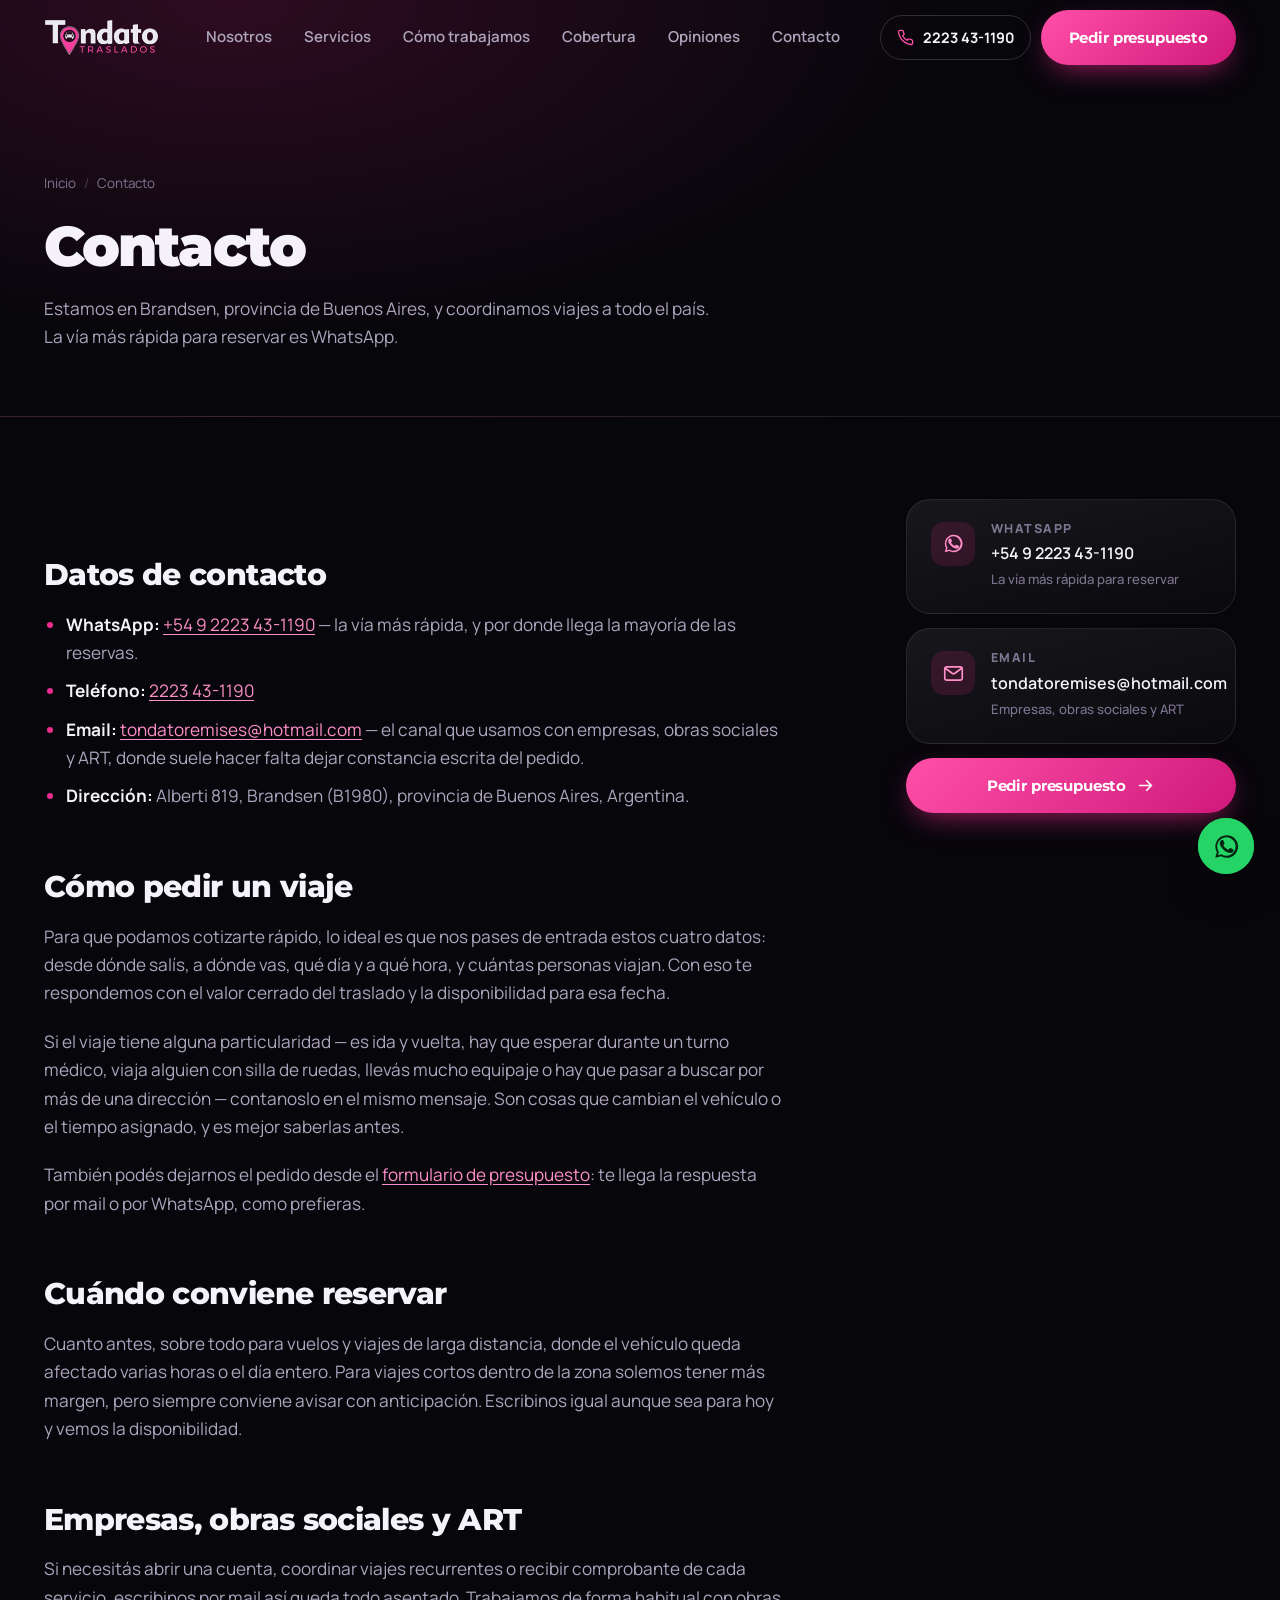
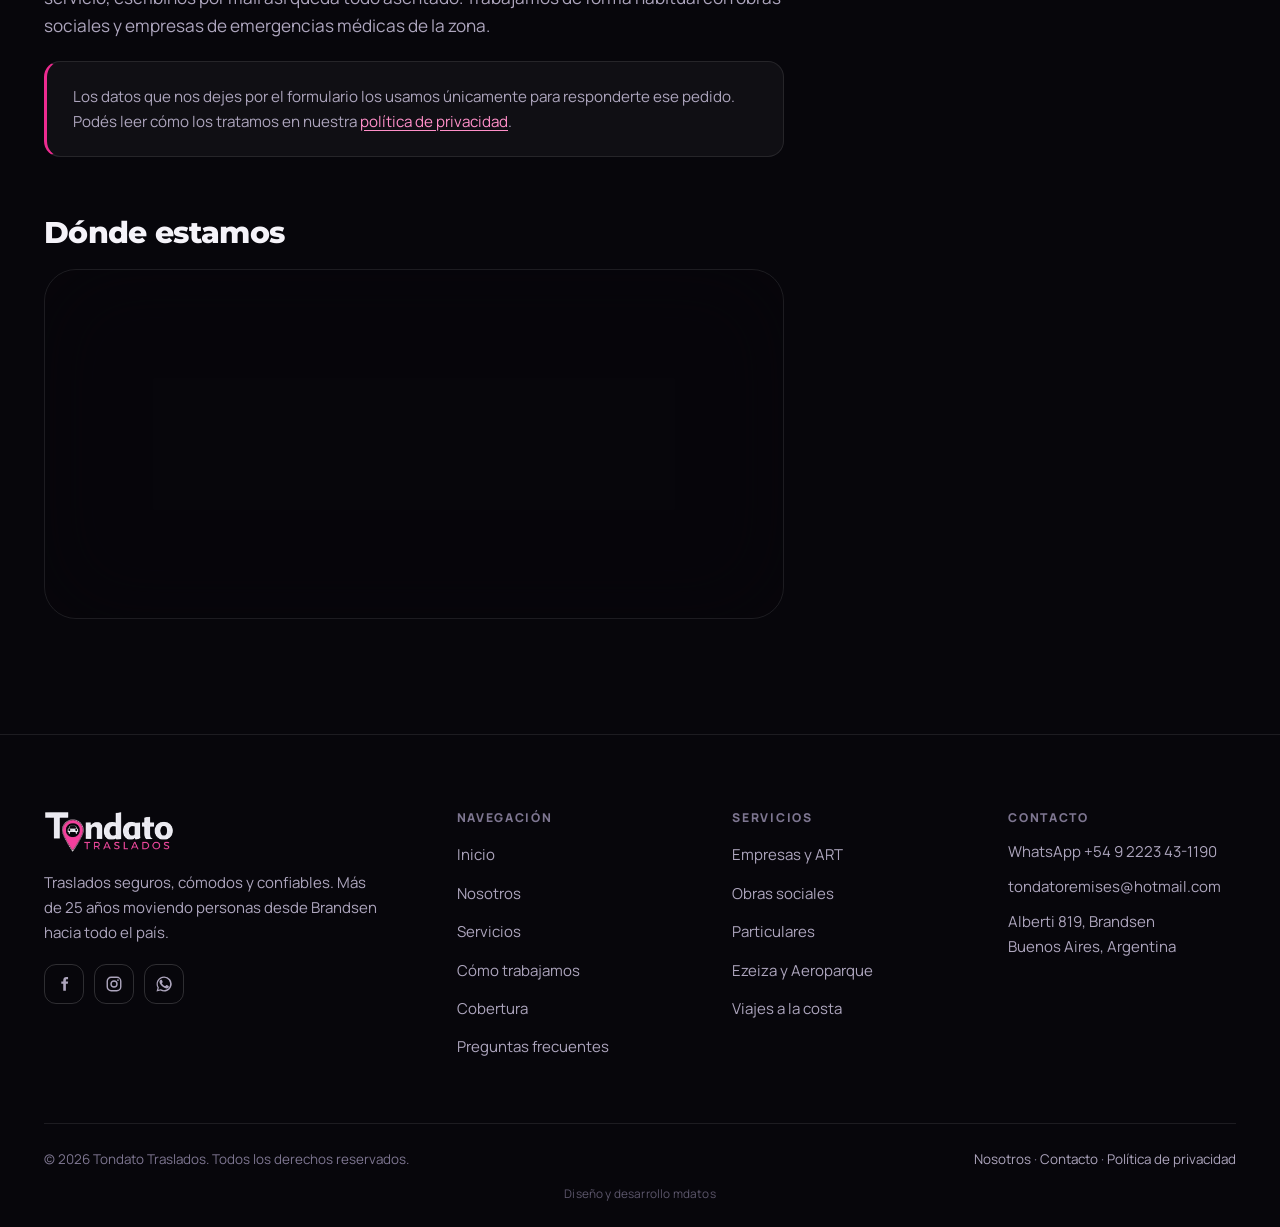
<file: contacto/index.html>
<!DOCTYPE html>
<html lang="es-AR" class="no-js">
<head>
<meta charset="utf-8">
<meta name="viewport" content="width=device-width, initial-scale=1, viewport-fit=cover">
<meta name="theme-color" content="#07060B">
<title>Contacto | Tondato Traslados</title>
<meta name="description" content="Teléfono, WhatsApp, email y dirección de Tondato Traslados en Brandsen, Buenos Aires. Cómo pedir un presupuesto y qué datos necesitamos para cotizar tu viaje.">
<link rel="canonical" href="https://tondatotraslados.com.ar/contacto/">
<meta name="robots" content="index, follow, max-image-preview:large">
<meta property="og:type" content="website">
<meta property="og:locale" content="es_AR">
<meta property="og:site_name" content="Tondato Traslados">
<meta property="og:title" content="Contacto | Tondato Traslados">
<meta property="og:description" content="Teléfono, WhatsApp, email y dirección de Tondato Traslados en Brandsen, Buenos Aires. Cómo pedir un presupuesto y qué datos necesitamos para cotizar tu viaje.">
<meta property="og:url" content="https://tondatotraslados.com.ar/contacto/">
<meta property="og:image" content="https://tondatotraslados.com.ar/img/og-image.jpg">
<meta name="twitter:card" content="summary_large_image">
<meta name="twitter:image" content="https://tondatotraslados.com.ar/img/og-image.jpg">
<link rel="icon" href="../img/favicon.svg" type="image/svg+xml">
<link rel="icon" href="../img/favicon-32.png" sizes="32x32" type="image/png">
<link rel="icon" href="../img/favicon-16.png" sizes="16x16" type="image/png">
<link rel="apple-touch-icon" href="../img/apple-touch-icon.png">
<link rel="manifest" href="../site.webmanifest">
<link rel="preload" href="../assets/fonts/montserrat-latin.woff2" as="font" type="font/woff2" crossorigin>
<link rel="preload" href="../assets/fonts/manrope-latin.woff2" as="font" type="font/woff2" crossorigin>
<link rel="stylesheet" href="../assets/css/style.css">
<script>document.documentElement.classList.replace('no-js','js');</script>
<script type="application/ld+json">
{"@context":"https://schema.org","@type":"BreadcrumbList","itemListElement":[{"@type":"ListItem","position":1,"name":"Inicio","item":"https://tondatotraslados.com.ar/"},{"@type":"ListItem","position":2,"name":"Contacto","item":"https://tondatotraslados.com.ar/contacto/"}]}
</script>
</head>

<body>
<a class="skip-link" href="#main">Ir al contenido principal</a>
<svg class="sprite" aria-hidden="true" focusable="false" xmlns="http://www.w3.org/2000/svg">
  <symbol id="i-phone" viewBox="0 0 24 24" fill="none" stroke="currentColor" stroke-width="1.9" stroke-linecap="round" stroke-linejoin="round"><path d="M22 16.9v3a2 2 0 0 1-2.2 2 19.8 19.8 0 0 1-8.6-3.1 19.5 19.5 0 0 1-6-6A19.8 19.8 0 0 1 2.1 4.2 2 2 0 0 1 4.1 2h3a2 2 0 0 1 2 1.7c.1 1 .4 1.9.7 2.8a2 2 0 0 1-.5 2.1L8.1 9.9a16 16 0 0 0 6 6l1.3-1.3a2 2 0 0 1 2.1-.4c.9.3 1.8.6 2.8.7a2 2 0 0 1 1.7 2Z"/></symbol>
  <symbol id="i-wa" viewBox="0 0 24 24" fill="currentColor"><path d="M17.5 14.4c-.3-.2-1.8-.9-2-1-.3-.1-.5-.2-.7.1l-.9 1.1c-.2.2-.3.3-.6.1a8 8 0 0 1-2.4-1.5 9 9 0 0 1-1.6-2c-.2-.3 0-.5.1-.6l.5-.6.3-.5v-.5l-1-2.3c-.2-.6-.5-.5-.7-.5h-.6a1.2 1.2 0 0 0-.8.4A3.4 3.4 0 0 0 6 9.2c0 1.5 1 2.9 1.2 3.1.2.3 2.2 3.4 5.3 4.7a18 18 0 0 0 1.8.6 4.2 4.2 0 0 0 1.9.2c.6-.1 1.8-.8 2-1.5.3-.7.3-1.3.2-1.4l-.9-.5ZM12 2a10 10 0 0 0-8.6 15L2 22l5.2-1.4A10 10 0 1 0 12 2Zm0 18.2a8.2 8.2 0 0 1-4.2-1.1l-.3-.2-3.1.8.8-3-.2-.3A8.2 8.2 0 1 1 12 20.2Z"/></symbol>
  <symbol id="i-mail" viewBox="0 0 24 24" fill="none" stroke="currentColor" stroke-width="1.9" stroke-linecap="round" stroke-linejoin="round"><rect x="2" y="4.5" width="20" height="15" rx="2.5"/><path d="m2.6 6 8.3 6a2 2 0 0 0 2.2 0L21.4 6"/></symbol>
  <symbol id="i-pin" viewBox="0 0 24 24" fill="none" stroke="currentColor" stroke-width="1.9" stroke-linecap="round" stroke-linejoin="round"><path d="M20 10.3c0 5.4-6.6 11-8 11s-8-5.6-8-11a8 8 0 1 1 16 0Z"/><circle cx="12" cy="10" r="2.8"/></symbol>
  <symbol id="i-clock" viewBox="0 0 24 24" fill="none" stroke="currentColor" stroke-width="1.9" stroke-linecap="round" stroke-linejoin="round"><circle cx="12" cy="12" r="9.2"/><path d="M12 6.8V12l3.4 2"/></symbol>
  <symbol id="i-shield" viewBox="0 0 24 24" fill="none" stroke="currentColor" stroke-width="1.9" stroke-linecap="round" stroke-linejoin="round"><path d="M12 2.6 4.5 5.6v5.9c0 4.6 3.1 8.4 7.5 9.9 4.4-1.5 7.5-5.3 7.5-9.9V5.6Z"/><path d="m9 12 2.2 2.2L15.4 10"/></symbol>
  <symbol id="i-star" viewBox="0 0 24 24" fill="currentColor"><path d="m12 2.6 2.9 5.9 6.5.9-4.7 4.6 1.1 6.5-5.8-3-5.8 3 1.1-6.5L2.6 9.4l6.5-.9Z"/></symbol>
  <symbol id="i-check" viewBox="0 0 24 24" fill="none" stroke="currentColor" stroke-width="2.4" stroke-linecap="round" stroke-linejoin="round"><path d="m4.5 12.5 5 5 10-11"/></symbol>
  <symbol id="i-check-circle" viewBox="0 0 24 24" fill="none" stroke="currentColor" stroke-width="1.9" stroke-linecap="round" stroke-linejoin="round"><circle cx="12" cy="12" r="9.2"/><path d="m8 12.2 2.7 2.7L16.2 9"/></symbol>
  <symbol id="i-alert" viewBox="0 0 24 24" fill="none" stroke="currentColor" stroke-width="1.9" stroke-linecap="round" stroke-linejoin="round"><circle cx="12" cy="12" r="9.2"/><path d="M12 7.6v5.2M12 16.2h.01"/></symbol>
  <symbol id="i-arrow-right" viewBox="0 0 24 24" fill="none" stroke="currentColor" stroke-width="2.1" stroke-linecap="round" stroke-linejoin="round"><path d="M4.5 12h15m-6-6 6 6-6 6"/></symbol>
  <symbol id="i-arrow-up" viewBox="0 0 24 24" fill="none" stroke="currentColor" stroke-width="2.1" stroke-linecap="round" stroke-linejoin="round"><path d="M12 19.5v-15m-6 6 6-6 6 6"/></symbol>
  <symbol id="i-building" viewBox="0 0 24 24" fill="none" stroke="currentColor" stroke-width="1.9" stroke-linecap="round" stroke-linejoin="round"><path d="M3.5 21h17M5.5 21V4.2a1.2 1.2 0 0 1 1.2-1.2h6.6a1.2 1.2 0 0 1 1.2 1.2V21M14.5 9.5h3.3A1.2 1.2 0 0 1 19 10.7V21M8.6 7h2.8M8.6 11h2.8M8.6 15h2.8"/></symbol>
  <symbol id="i-medical" viewBox="0 0 24 24" fill="none" stroke="currentColor" stroke-width="1.9" stroke-linecap="round" stroke-linejoin="round"><path d="M3.5 21h17M5 21V8.6l7-4.8 7 4.8V21"/><path d="M12 10.6v5.2M9.4 13.2h5.2"/></symbol>
  <symbol id="i-users" viewBox="0 0 24 24" fill="none" stroke="currentColor" stroke-width="1.9" stroke-linecap="round" stroke-linejoin="round"><circle cx="9" cy="8" r="3.4"/><path d="M2.8 20a6.2 6.2 0 0 1 12.4 0M16.5 5a3.4 3.4 0 0 1 0 6.6M17.6 14.3A6.2 6.2 0 0 1 21.2 20"/></symbol>
  <symbol id="i-plane" viewBox="0 0 24 24" fill="none" stroke="currentColor" stroke-width="1.9" stroke-linecap="round" stroke-linejoin="round"><path d="M10.4 13.6 3 11.4l1.6-1.6 4.2.6 3.3-3.3-6-3.4L7.6 2l8 2.7 2.8-2.8a2 2 0 0 1 2.8 2.8l-2.8 2.8 2.7 8-1.7 1.5-3.4-6-3.3 3.3.6 4.2L11.6 21Z"/></symbol>
  <symbol id="i-route" viewBox="0 0 24 24" fill="none" stroke="currentColor" stroke-width="1.9" stroke-linecap="round" stroke-linejoin="round"><circle cx="5.5" cy="5.5" r="2.6"/><circle cx="18.5" cy="18.5" r="2.6"/><path d="M8.1 5.5h6.4a3.6 3.6 0 0 1 0 7.2H9.5a3.6 3.6 0 0 0 0 7.2h6.4" stroke-dasharray="1.5 3.2"/></symbol>
  <symbol id="i-file" viewBox="0 0 24 24" fill="none" stroke="currentColor" stroke-width="1.9" stroke-linecap="round" stroke-linejoin="round"><path d="M14 2.8H6.8a1.8 1.8 0 0 0-1.8 1.8v14.8a1.8 1.8 0 0 0 1.8 1.8h10.4a1.8 1.8 0 0 0 1.8-1.8V7.8Z"/><path d="M14 2.8v5h5M8.6 13h6.8M8.6 16.6h4.6"/></symbol>
  <symbol id="i-calendar" viewBox="0 0 24 24" fill="none" stroke="currentColor" stroke-width="1.9" stroke-linecap="round" stroke-linejoin="round"><rect x="3.4" y="5" width="17.2" height="16" rx="2.2"/><path d="M3.4 10h17.2M8.4 2.8v4.4M15.6 2.8v4.4"/></symbol>
  <symbol id="i-sparkle" viewBox="0 0 24 24" fill="none" stroke="currentColor" stroke-width="1.9" stroke-linecap="round" stroke-linejoin="round"><path d="M12 2.8 14 9l6.2 2-6.2 2-2 6.2-2-6.2L3.8 11 10 9Z"/></symbol>
  <symbol id="i-fb" viewBox="0 0 24 24" fill="currentColor"><path d="M14.5 8.5V6.8c0-.8.2-1.2 1.4-1.2h1.5V2.7A20 20 0 0 0 15.2 2.5c-2.6 0-4.2 1.6-4.2 4.4v1.6H8.4v3.1H11V21h3.5v-9.4h2.6l.4-3.1Z"/></symbol>
  <symbol id="i-ig" viewBox="0 0 24 24" fill="none" stroke="currentColor" stroke-width="1.9"><rect x="3" y="3" width="18" height="18" rx="5.2"/><circle cx="12" cy="12" r="4"/><circle cx="17.3" cy="6.7" r="1.15" fill="currentColor" stroke="none"/></symbol>
</svg>
<!-- ============================ Navegación ============================ -->
<header class="nav" id="nav">
  <div class="shell nav__inner">
    <a class="nav__logo" href="../" aria-label="Tondato Traslados, ir al inicio">
      <picture>
        <source srcset="../img/logo-light.webp" type="image/webp">
        <img src="../img/logo-light.png" width="454" height="147" alt="Tondato Traslados">
      </picture>
    </a>

    <nav aria-label="Navegación principal">
      <ul class="nav__links" id="nav-links">
        <li><a href="../nosotros/">Nosotros</a></li>
        <li><a href="../#servicios">Servicios</a></li>
        <li><a href="../#proceso">Cómo trabajamos</a></li>
        <li><a href="../#cobertura">Cobertura</a></li>
        <li><a href="../#opiniones">Opiniones</a></li>
        <li><a href="../#contacto">Contacto</a></li>
      </ul>
    </nav>

    <div class="nav__actions">
      <a class="nav__tel" href="tel:+5492223431190">
        <svg class="icon" aria-hidden="true"><use href="#i-phone"></use></svg>
        2223 43-1190
      </a>
      <a class="btn btn--primary" href="../#presupuesto">Pedir presupuesto</a>
      <button class="nav__burger" id="burger" type="button"
              aria-label="Abrir menú" aria-expanded="false" aria-controls="nav-panel">
        <span></span><span></span><span></span>
      </button>
    </div>
  </div>
  <span class="nav__progress" id="nav-progress" aria-hidden="true"></span>
</header>

<div class="nav__panel" id="nav-panel">
  <nav aria-label="Navegación móvil">
    <ul>
      <li><a href="../nosotros/"><span class="num">01</span>Nosotros</a></li>
      <li><a href="../#servicios"><span class="num">02</span>Servicios</a></li>
      <li><a href="../#proceso"><span class="num">03</span>Cómo trabajamos</a></li>
      <li><a href="../#cobertura"><span class="num">04</span>Cobertura</a></li>
      <li><a href="../#presupuesto"><span class="num">05</span>Presupuesto</a></li>
      <li><a href="../#opiniones"><span class="num">06</span>Opiniones</a></li>
      <li><a href="../contacto/"><span class="num">07</span>Contacto</a></li>
    </ul>
  </nav>
  <div class="nav__panel-foot">
    <a class="btn btn--wa btn--lg" href="https://wa.me/5492223431190" target="_blank" rel="noopener">
      <svg class="icon" aria-hidden="true"><use href="#i-wa"></use></svg> Escribinos por WhatsApp
    </a>
    <a class="btn btn--ghost btn--lg" href="tel:+5492223431190">
      <svg class="icon" aria-hidden="true"><use href="#i-phone"></use></svg> 2223 43-1190
    </a>
  </div>
</div>
<main id="main">
<section class="page-hero">
  <div class="shell">
  <ul class="crumbs">
    <li><a href="../">Inicio</a></li>
    <li aria-current="page">Contacto</li>
  </ul>
    <h1>Contacto</h1>
    <p>Estamos en Brandsen, provincia de Buenos Aires, y coordinamos viajes a todo el país.
       La vía más rápida para reservar es WhatsApp.</p>
  </div>
</section>

<section class="section">
  <div class="shell page-layout">
    <div class="prose">
      <h2>Datos de contacto</h2>
      <ul>
        <li><strong>WhatsApp:</strong>
            <a href="https://wa.me/5492223431190" target="_blank" rel="noopener">+54 9 2223 43-1190</a>
            &mdash; la vía más rápida, y por donde llega la mayoría de las reservas.</li>
        <li><strong>Teléfono:</strong> <a href="tel:+5492223431190">2223 43-1190</a></li>
        <li><strong>Email:</strong>
            <a href="mailto:tondatoremises@hotmail.com">tondatoremises@hotmail.com</a>
            &mdash; el canal que usamos con empresas, obras sociales y ART, donde suele hacer
            falta dejar constancia escrita del pedido.</li>
        <li><strong>Dirección:</strong> Alberti 819, Brandsen (B1980), provincia de Buenos Aires,
            Argentina.</li>
      </ul>

      <h2>Cómo pedir un viaje</h2>
      <p>Para que podamos cotizarte rápido, lo ideal es que nos pases de entrada estos cuatro
         datos: desde dónde salís, a dónde vas, qué día y a qué hora, y cuántas personas viajan.
         Con eso te respondemos con el valor cerrado del traslado y la disponibilidad para esa
         fecha.</p>
      <p>Si el viaje tiene alguna particularidad &mdash; es ida y vuelta, hay que esperar durante
         un turno médico, viaja alguien con silla de ruedas, llevás mucho equipaje o hay que
         pasar a buscar por más de una dirección &mdash; contanoslo en el mismo mensaje. Son
         cosas que cambian el vehículo o el tiempo asignado, y es mejor saberlas antes.</p>
      <p>También podés dejarnos el pedido desde el
         <a href="../#presupuesto">formulario de presupuesto</a>: te llega la respuesta por mail o
         por WhatsApp, como prefieras.</p>

      <h2>Cuándo conviene reservar</h2>
      <p>Cuanto antes, sobre todo para vuelos y viajes de larga distancia, donde el vehículo queda
         afectado varias horas o el día entero. Para viajes cortos dentro de la zona solemos tener
         más margen, pero siempre conviene avisar con anticipación. Escribinos igual aunque sea
         para hoy y vemos la disponibilidad.</p>

      <h2>Empresas, obras sociales y ART</h2>
      <p>Si necesitás abrir una cuenta, coordinar viajes recurrentes o recibir comprobante de cada
         servicio, escribinos por mail así queda todo asentado. Trabajamos de forma habitual con
         obras sociales y empresas de emergencias médicas de la zona.</p>

      <div class="callout">
        <p>Los datos que nos dejes por el formulario los usamos únicamente para responderte ese
           pedido. Podés leer cómo los tratamos en nuestra
           <a href="../privacidad/">política de privacidad</a>.</p>
      </div>

      <h2>Dónde estamos</h2>
      <div class="map" style="margin-top:20px">
        <iframe title="Mapa con la ubicación de Tondato Traslados en Alberti 819, Brandsen"
          src="https://www.google.com/maps/embed?pb=!1m18!1m12!1m3!1d3282.246230956686!2d-58.2188!3d-35.168!2m3!1f0!2f0!3f0!3m2!1i1024!2i768!4f13.1!3m3!1m2!1s0x9597f8c8b5f9c3c5%3A0xbfc97e8c67bb34!2sAlberti%20819%2C%20Brandsen!5e0!3m2!1ses!2sar!4v1694139479853!5m2!1ses!2sar"
          loading="lazy" referrerpolicy="no-referrer-when-downgrade" allowfullscreen></iframe>
      </div>
    </div>
      <aside class="page-aside">
        <a class="card contact-card" href="https://wa.me/5492223431190" target="_blank" rel="noopener">
          <span class="contact-card__icon"><svg class="icon" aria-hidden="true"><use href="#i-wa"></use></svg></span>
          <div><h3>WhatsApp</h3><p>+54 9 2223 43-1190</p><small>La vía más rápida para reservar</small></div>
        </a>
        <a class="card contact-card" href="mailto:tondatoremises@hotmail.com">
          <span class="contact-card__icon"><svg class="icon" aria-hidden="true"><use href="#i-mail"></use></svg></span>
          <div><h3>Email</h3><p>tondatoremises@hotmail.com</p><small>Empresas, obras sociales y ART</small></div>
        </a>
        <a class="btn btn--primary" href="../#presupuesto">Pedir presupuesto
          <svg class="icon" aria-hidden="true"><use href="#i-arrow-right"></use></svg></a>
      </aside>
  </div>
</section>
</main>
<!-- ============================= Footer ============================= -->
<footer class="footer">
  <div class="shell">
    <div class="footer__grid">
      <div class="footer__brand">
        <picture>
          <source srcset="../img/logo-light.webp" type="image/webp">
          <img src="../img/logo-light.png" width="454" height="147" loading="lazy" alt="Tondato Traslados">
        </picture>
        <p>Traslados seguros, cómodos y confiables. Más de 25 años moviendo personas
           desde Brandsen hacia todo el país.</p>
        <div class="socials">
          <a href="https://www.facebook.com/p/Remises-Tondato-100050485585203/" target="_blank" rel="noopener" aria-label="Facebook de Tondato Traslados">
            <svg class="icon" aria-hidden="true"><use href="#i-fb"></use></svg>
          </a>
          <a href="https://www.instagram.com/tondatotraslados/" target="_blank" rel="noopener" aria-label="Instagram de Tondato Traslados">
            <svg class="icon" aria-hidden="true"><use href="#i-ig"></use></svg>
          </a>
          <a href="https://wa.me/5492223431190" target="_blank" rel="noopener" aria-label="WhatsApp de Tondato Traslados">
            <svg class="icon" aria-hidden="true"><use href="#i-wa"></use></svg>
          </a>
        </div>
      </div>

      <nav aria-labelledby="f-nav">
        <h3 id="f-nav">Navegación</h3>
        <ul>
          <li><a href="../#inicio">Inicio</a></li>
          <li><a href="../nosotros/">Nosotros</a></li>
        <li><a href="../#servicios">Servicios</a></li>
          <li><a href="../#proceso">Cómo trabajamos</a></li>
          <li><a href="../#cobertura">Cobertura</a></li>
          <li><a href="../#faq">Preguntas frecuentes</a></li>
        </ul>
      </nav>

      <nav aria-labelledby="f-srv">
        <h3 id="f-srv">Servicios</h3>
        <ul>
          <li><a href="../#servicios">Empresas y ART</a></li>
          <li><a href="../#servicios">Obras sociales</a></li>
          <li><a href="../#servicios">Particulares</a></li>
          <li><a href="../#servicios">Ezeiza y Aeroparque</a></li>
          <li><a href="../#servicios">Viajes a la costa</a></li>
        </ul>
      </nav>

      <div>
        <h3>Contacto</h3>
        <address>
          <a href="https://wa.me/5492223431190" target="_blank" rel="noopener">WhatsApp +54 9 2223 43-1190</a>
          <a href="mailto:tondatoremises@hotmail.com">tondatoremises@hotmail.com</a>
          <span>Alberti 819, Brandsen<br>Buenos Aires, Argentina</span>
        </address>
      </div>
    </div>

    <div class="footer__bottom">
      <p>&copy; <span id="year">2026</span> Tondato Traslados. Todos los derechos reservados.</p>
      <p><a href="../nosotros/">Nosotros</a> · <a href="../contacto/">Contacto</a> · <a href="../privacidad/">Política de privacidad</a></p>
    </div>
    <p class="footer__credit">Diseño y desarrollo <a href="https://www.mdatos.com.ar" target="_blank" rel="noopener">mdatos</a></p>
  </div>
</footer>
<!-- =========================== Flotantes =========================== -->
<div class="floaters">
  <button class="float-btn float-btn--top" id="to-top" type="button" aria-label="Volver arriba">
    <svg class="icon" aria-hidden="true"><use href="#i-arrow-up"></use></svg>
  </button>
  <a class="float-btn float-btn--wa" href="https://wa.me/5492223431190" target="_blank" rel="noopener"
     aria-label="Escribinos por WhatsApp">
    <svg class="icon" aria-hidden="true"><use href="#i-wa"></use></svg>
  </a>
</div>
<script src="../assets/js/main.js" defer></script>
</body>
</html>
</file>
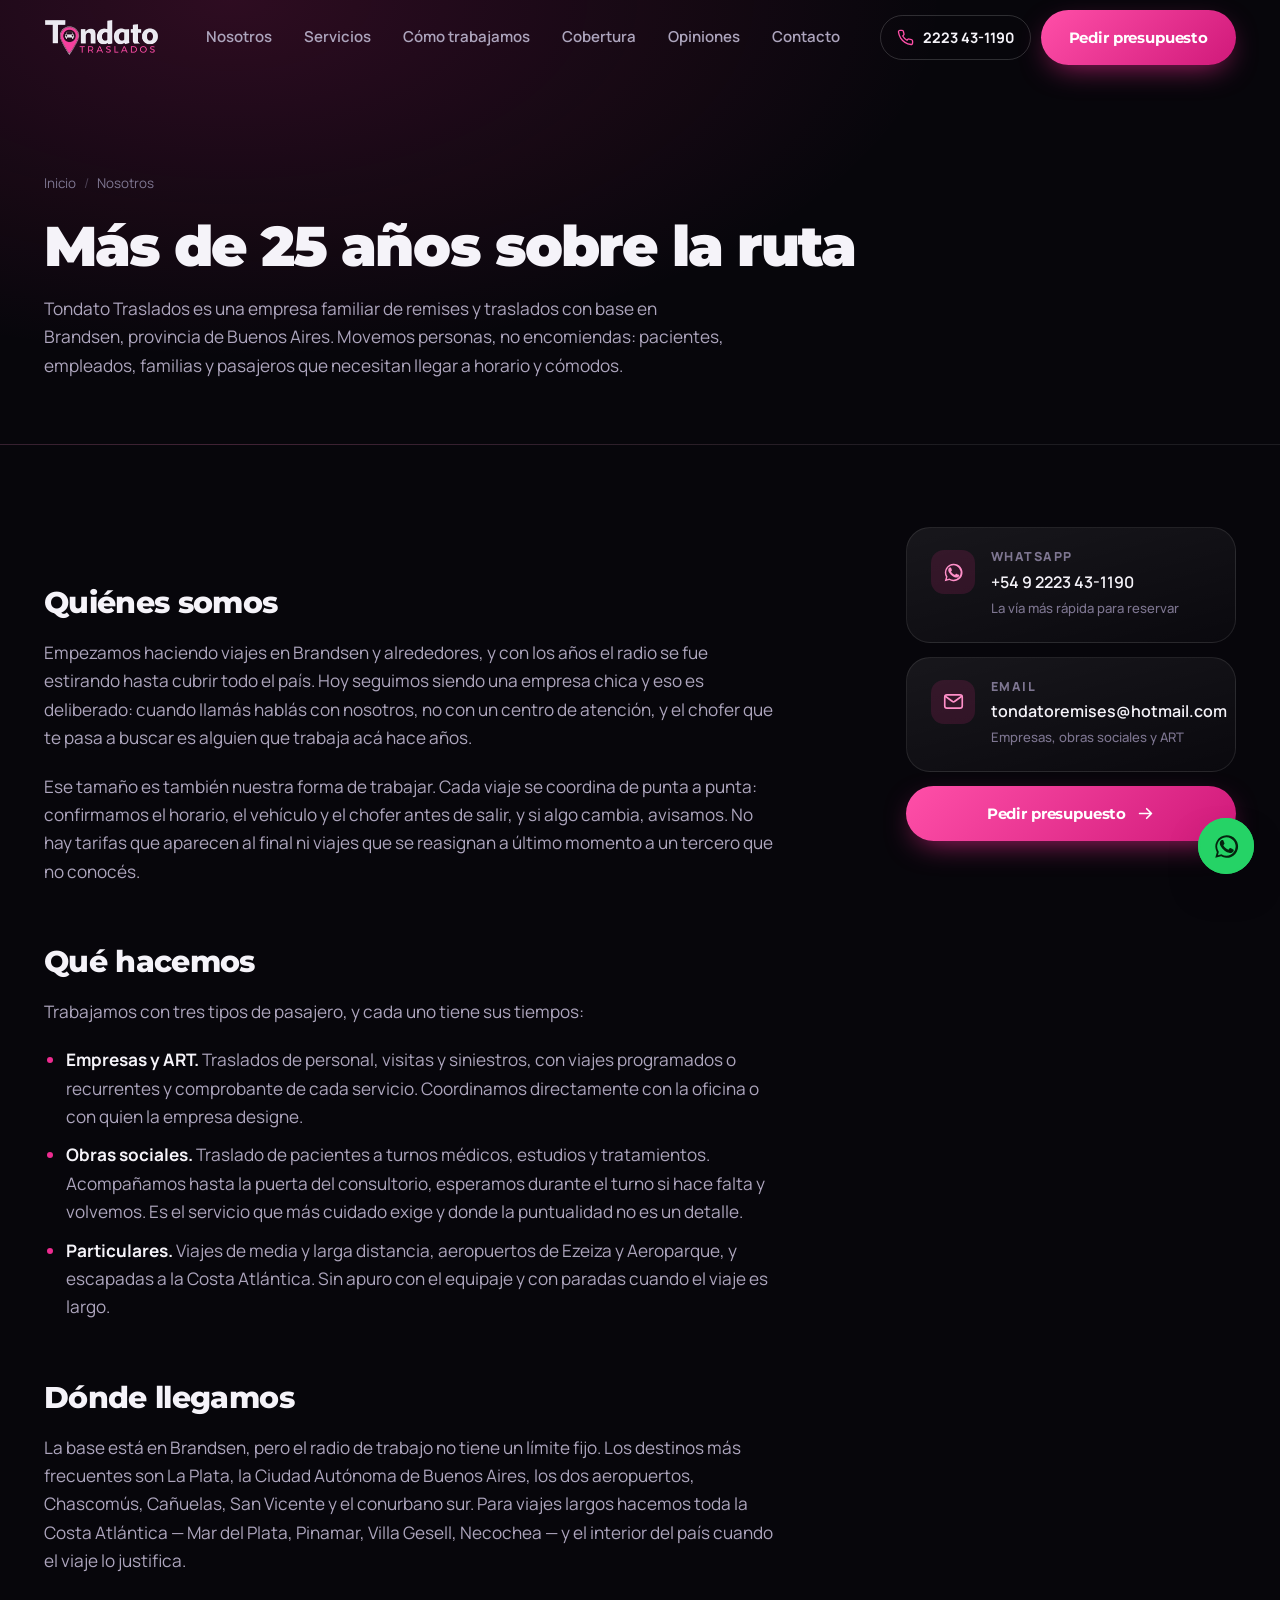
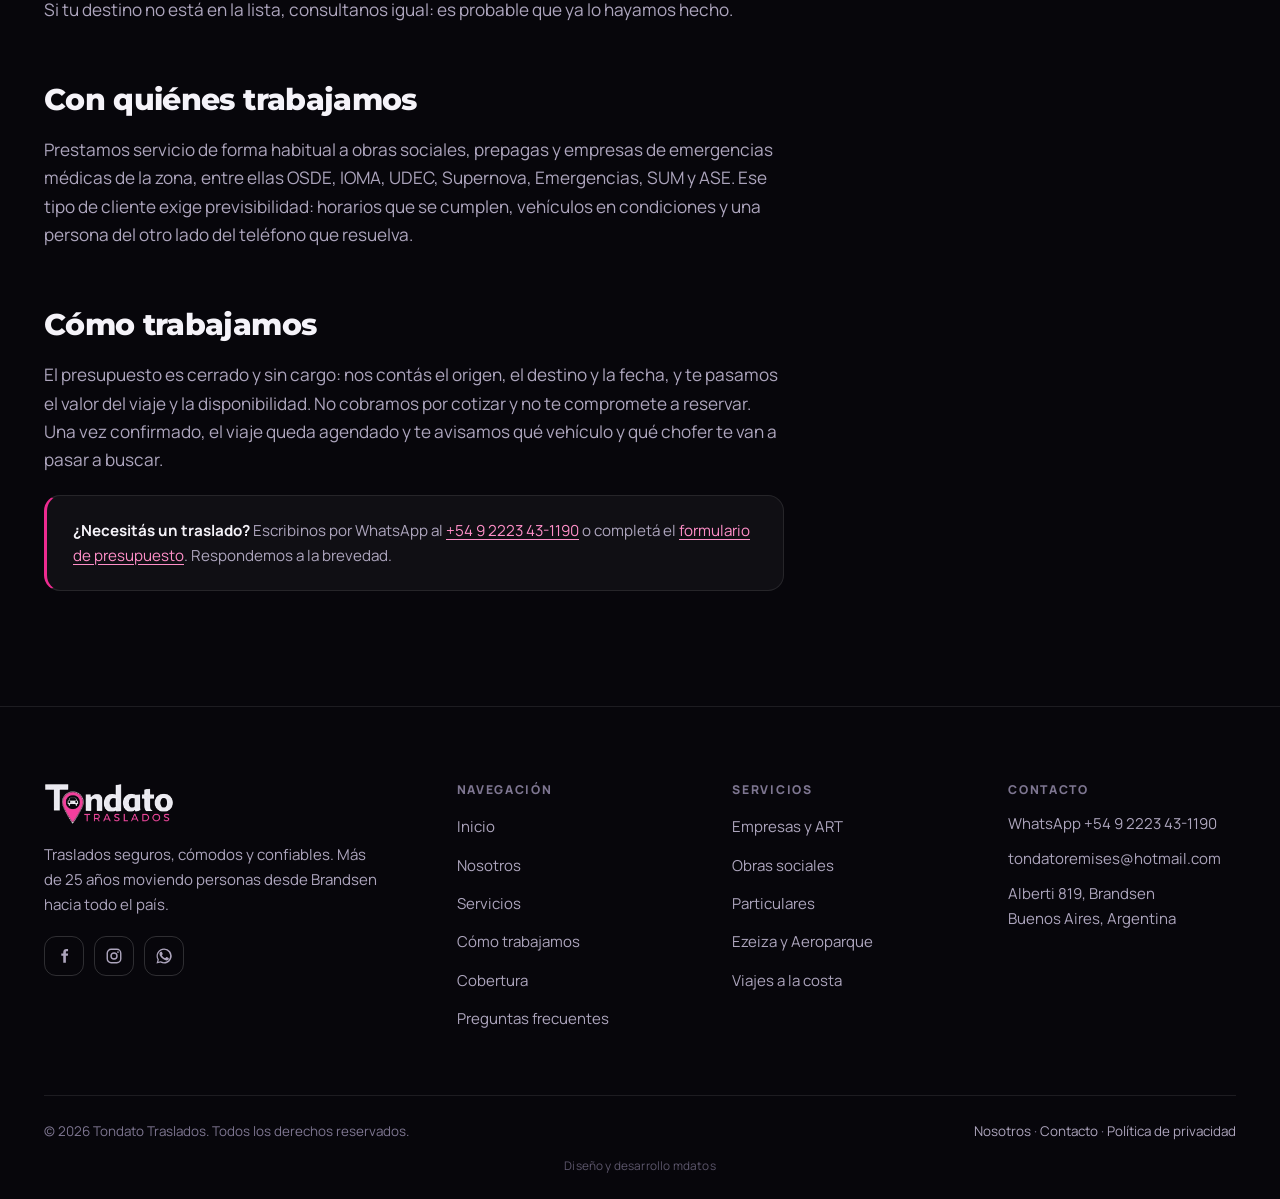
<file: nosotros/index.html>
<!DOCTYPE html>
<html lang="es-AR" class="no-js">
<head>
<meta charset="utf-8">
<meta name="viewport" content="width=device-width, initial-scale=1, viewport-fit=cover">
<meta name="theme-color" content="#07060B">
<title>Nosotros | Tondato Traslados</title>
<meta name="description" content="Empresa familiar de remises y traslados con base en Brandsen, Buenos Aires. Más de 25 años moviendo pasajeros para empresas, ART, obras sociales y particulares a todo el país.">
<link rel="canonical" href="https://tondatotraslados.com.ar/nosotros/">
<meta name="robots" content="index, follow, max-image-preview:large">
<meta property="og:type" content="website">
<meta property="og:locale" content="es_AR">
<meta property="og:site_name" content="Tondato Traslados">
<meta property="og:title" content="Nosotros | Tondato Traslados">
<meta property="og:description" content="Empresa familiar de remises y traslados con base en Brandsen, Buenos Aires. Más de 25 años moviendo pasajeros para empresas, ART, obras sociales y particulares a todo el país.">
<meta property="og:url" content="https://tondatotraslados.com.ar/nosotros/">
<meta property="og:image" content="https://tondatotraslados.com.ar/img/og-image.jpg">
<meta name="twitter:card" content="summary_large_image">
<meta name="twitter:image" content="https://tondatotraslados.com.ar/img/og-image.jpg">
<link rel="icon" href="../img/favicon.svg" type="image/svg+xml">
<link rel="icon" href="../img/favicon-32.png" sizes="32x32" type="image/png">
<link rel="icon" href="../img/favicon-16.png" sizes="16x16" type="image/png">
<link rel="apple-touch-icon" href="../img/apple-touch-icon.png">
<link rel="manifest" href="../site.webmanifest">
<link rel="preload" href="../assets/fonts/montserrat-latin.woff2" as="font" type="font/woff2" crossorigin>
<link rel="preload" href="../assets/fonts/manrope-latin.woff2" as="font" type="font/woff2" crossorigin>
<link rel="stylesheet" href="../assets/css/style.css">
<script>document.documentElement.classList.replace('no-js','js');</script>
<script type="application/ld+json">
{"@context":"https://schema.org","@type":"BreadcrumbList","itemListElement":[{"@type":"ListItem","position":1,"name":"Inicio","item":"https://tondatotraslados.com.ar/"},{"@type":"ListItem","position":2,"name":"Nosotros","item":"https://tondatotraslados.com.ar/nosotros/"}]}
</script>
</head>

<body>
<a class="skip-link" href="#main">Ir al contenido principal</a>
<svg class="sprite" aria-hidden="true" focusable="false" xmlns="http://www.w3.org/2000/svg">
  <symbol id="i-phone" viewBox="0 0 24 24" fill="none" stroke="currentColor" stroke-width="1.9" stroke-linecap="round" stroke-linejoin="round"><path d="M22 16.9v3a2 2 0 0 1-2.2 2 19.8 19.8 0 0 1-8.6-3.1 19.5 19.5 0 0 1-6-6A19.8 19.8 0 0 1 2.1 4.2 2 2 0 0 1 4.1 2h3a2 2 0 0 1 2 1.7c.1 1 .4 1.9.7 2.8a2 2 0 0 1-.5 2.1L8.1 9.9a16 16 0 0 0 6 6l1.3-1.3a2 2 0 0 1 2.1-.4c.9.3 1.8.6 2.8.7a2 2 0 0 1 1.7 2Z"/></symbol>
  <symbol id="i-wa" viewBox="0 0 24 24" fill="currentColor"><path d="M17.5 14.4c-.3-.2-1.8-.9-2-1-.3-.1-.5-.2-.7.1l-.9 1.1c-.2.2-.3.3-.6.1a8 8 0 0 1-2.4-1.5 9 9 0 0 1-1.6-2c-.2-.3 0-.5.1-.6l.5-.6.3-.5v-.5l-1-2.3c-.2-.6-.5-.5-.7-.5h-.6a1.2 1.2 0 0 0-.8.4A3.4 3.4 0 0 0 6 9.2c0 1.5 1 2.9 1.2 3.1.2.3 2.2 3.4 5.3 4.7a18 18 0 0 0 1.8.6 4.2 4.2 0 0 0 1.9.2c.6-.1 1.8-.8 2-1.5.3-.7.3-1.3.2-1.4l-.9-.5ZM12 2a10 10 0 0 0-8.6 15L2 22l5.2-1.4A10 10 0 1 0 12 2Zm0 18.2a8.2 8.2 0 0 1-4.2-1.1l-.3-.2-3.1.8.8-3-.2-.3A8.2 8.2 0 1 1 12 20.2Z"/></symbol>
  <symbol id="i-mail" viewBox="0 0 24 24" fill="none" stroke="currentColor" stroke-width="1.9" stroke-linecap="round" stroke-linejoin="round"><rect x="2" y="4.5" width="20" height="15" rx="2.5"/><path d="m2.6 6 8.3 6a2 2 0 0 0 2.2 0L21.4 6"/></symbol>
  <symbol id="i-pin" viewBox="0 0 24 24" fill="none" stroke="currentColor" stroke-width="1.9" stroke-linecap="round" stroke-linejoin="round"><path d="M20 10.3c0 5.4-6.6 11-8 11s-8-5.6-8-11a8 8 0 1 1 16 0Z"/><circle cx="12" cy="10" r="2.8"/></symbol>
  <symbol id="i-clock" viewBox="0 0 24 24" fill="none" stroke="currentColor" stroke-width="1.9" stroke-linecap="round" stroke-linejoin="round"><circle cx="12" cy="12" r="9.2"/><path d="M12 6.8V12l3.4 2"/></symbol>
  <symbol id="i-shield" viewBox="0 0 24 24" fill="none" stroke="currentColor" stroke-width="1.9" stroke-linecap="round" stroke-linejoin="round"><path d="M12 2.6 4.5 5.6v5.9c0 4.6 3.1 8.4 7.5 9.9 4.4-1.5 7.5-5.3 7.5-9.9V5.6Z"/><path d="m9 12 2.2 2.2L15.4 10"/></symbol>
  <symbol id="i-star" viewBox="0 0 24 24" fill="currentColor"><path d="m12 2.6 2.9 5.9 6.5.9-4.7 4.6 1.1 6.5-5.8-3-5.8 3 1.1-6.5L2.6 9.4l6.5-.9Z"/></symbol>
  <symbol id="i-check" viewBox="0 0 24 24" fill="none" stroke="currentColor" stroke-width="2.4" stroke-linecap="round" stroke-linejoin="round"><path d="m4.5 12.5 5 5 10-11"/></symbol>
  <symbol id="i-check-circle" viewBox="0 0 24 24" fill="none" stroke="currentColor" stroke-width="1.9" stroke-linecap="round" stroke-linejoin="round"><circle cx="12" cy="12" r="9.2"/><path d="m8 12.2 2.7 2.7L16.2 9"/></symbol>
  <symbol id="i-alert" viewBox="0 0 24 24" fill="none" stroke="currentColor" stroke-width="1.9" stroke-linecap="round" stroke-linejoin="round"><circle cx="12" cy="12" r="9.2"/><path d="M12 7.6v5.2M12 16.2h.01"/></symbol>
  <symbol id="i-arrow-right" viewBox="0 0 24 24" fill="none" stroke="currentColor" stroke-width="2.1" stroke-linecap="round" stroke-linejoin="round"><path d="M4.5 12h15m-6-6 6 6-6 6"/></symbol>
  <symbol id="i-arrow-up" viewBox="0 0 24 24" fill="none" stroke="currentColor" stroke-width="2.1" stroke-linecap="round" stroke-linejoin="round"><path d="M12 19.5v-15m-6 6 6-6 6 6"/></symbol>
  <symbol id="i-building" viewBox="0 0 24 24" fill="none" stroke="currentColor" stroke-width="1.9" stroke-linecap="round" stroke-linejoin="round"><path d="M3.5 21h17M5.5 21V4.2a1.2 1.2 0 0 1 1.2-1.2h6.6a1.2 1.2 0 0 1 1.2 1.2V21M14.5 9.5h3.3A1.2 1.2 0 0 1 19 10.7V21M8.6 7h2.8M8.6 11h2.8M8.6 15h2.8"/></symbol>
  <symbol id="i-medical" viewBox="0 0 24 24" fill="none" stroke="currentColor" stroke-width="1.9" stroke-linecap="round" stroke-linejoin="round"><path d="M3.5 21h17M5 21V8.6l7-4.8 7 4.8V21"/><path d="M12 10.6v5.2M9.4 13.2h5.2"/></symbol>
  <symbol id="i-users" viewBox="0 0 24 24" fill="none" stroke="currentColor" stroke-width="1.9" stroke-linecap="round" stroke-linejoin="round"><circle cx="9" cy="8" r="3.4"/><path d="M2.8 20a6.2 6.2 0 0 1 12.4 0M16.5 5a3.4 3.4 0 0 1 0 6.6M17.6 14.3A6.2 6.2 0 0 1 21.2 20"/></symbol>
  <symbol id="i-plane" viewBox="0 0 24 24" fill="none" stroke="currentColor" stroke-width="1.9" stroke-linecap="round" stroke-linejoin="round"><path d="M10.4 13.6 3 11.4l1.6-1.6 4.2.6 3.3-3.3-6-3.4L7.6 2l8 2.7 2.8-2.8a2 2 0 0 1 2.8 2.8l-2.8 2.8 2.7 8-1.7 1.5-3.4-6-3.3 3.3.6 4.2L11.6 21Z"/></symbol>
  <symbol id="i-route" viewBox="0 0 24 24" fill="none" stroke="currentColor" stroke-width="1.9" stroke-linecap="round" stroke-linejoin="round"><circle cx="5.5" cy="5.5" r="2.6"/><circle cx="18.5" cy="18.5" r="2.6"/><path d="M8.1 5.5h6.4a3.6 3.6 0 0 1 0 7.2H9.5a3.6 3.6 0 0 0 0 7.2h6.4" stroke-dasharray="1.5 3.2"/></symbol>
  <symbol id="i-file" viewBox="0 0 24 24" fill="none" stroke="currentColor" stroke-width="1.9" stroke-linecap="round" stroke-linejoin="round"><path d="M14 2.8H6.8a1.8 1.8 0 0 0-1.8 1.8v14.8a1.8 1.8 0 0 0 1.8 1.8h10.4a1.8 1.8 0 0 0 1.8-1.8V7.8Z"/><path d="M14 2.8v5h5M8.6 13h6.8M8.6 16.6h4.6"/></symbol>
  <symbol id="i-calendar" viewBox="0 0 24 24" fill="none" stroke="currentColor" stroke-width="1.9" stroke-linecap="round" stroke-linejoin="round"><rect x="3.4" y="5" width="17.2" height="16" rx="2.2"/><path d="M3.4 10h17.2M8.4 2.8v4.4M15.6 2.8v4.4"/></symbol>
  <symbol id="i-sparkle" viewBox="0 0 24 24" fill="none" stroke="currentColor" stroke-width="1.9" stroke-linecap="round" stroke-linejoin="round"><path d="M12 2.8 14 9l6.2 2-6.2 2-2 6.2-2-6.2L3.8 11 10 9Z"/></symbol>
  <symbol id="i-fb" viewBox="0 0 24 24" fill="currentColor"><path d="M14.5 8.5V6.8c0-.8.2-1.2 1.4-1.2h1.5V2.7A20 20 0 0 0 15.2 2.5c-2.6 0-4.2 1.6-4.2 4.4v1.6H8.4v3.1H11V21h3.5v-9.4h2.6l.4-3.1Z"/></symbol>
  <symbol id="i-ig" viewBox="0 0 24 24" fill="none" stroke="currentColor" stroke-width="1.9"><rect x="3" y="3" width="18" height="18" rx="5.2"/><circle cx="12" cy="12" r="4"/><circle cx="17.3" cy="6.7" r="1.15" fill="currentColor" stroke="none"/></symbol>
</svg>
<!-- ============================ Navegación ============================ -->
<header class="nav" id="nav">
  <div class="shell nav__inner">
    <a class="nav__logo" href="../" aria-label="Tondato Traslados, ir al inicio">
      <picture>
        <source srcset="../img/logo-light.webp" type="image/webp">
        <img src="../img/logo-light.png" width="454" height="147" alt="Tondato Traslados">
      </picture>
    </a>

    <nav aria-label="Navegación principal">
      <ul class="nav__links" id="nav-links">
        <li><a href="../nosotros/">Nosotros</a></li>
        <li><a href="../#servicios">Servicios</a></li>
        <li><a href="../#proceso">Cómo trabajamos</a></li>
        <li><a href="../#cobertura">Cobertura</a></li>
        <li><a href="../#opiniones">Opiniones</a></li>
        <li><a href="../#contacto">Contacto</a></li>
      </ul>
    </nav>

    <div class="nav__actions">
      <a class="nav__tel" href="tel:+5492223431190">
        <svg class="icon" aria-hidden="true"><use href="#i-phone"></use></svg>
        2223 43-1190
      </a>
      <a class="btn btn--primary" href="../#presupuesto">Pedir presupuesto</a>
      <button class="nav__burger" id="burger" type="button"
              aria-label="Abrir menú" aria-expanded="false" aria-controls="nav-panel">
        <span></span><span></span><span></span>
      </button>
    </div>
  </div>
  <span class="nav__progress" id="nav-progress" aria-hidden="true"></span>
</header>

<div class="nav__panel" id="nav-panel">
  <nav aria-label="Navegación móvil">
    <ul>
      <li><a href="../nosotros/"><span class="num">01</span>Nosotros</a></li>
      <li><a href="../#servicios"><span class="num">02</span>Servicios</a></li>
      <li><a href="../#proceso"><span class="num">03</span>Cómo trabajamos</a></li>
      <li><a href="../#cobertura"><span class="num">04</span>Cobertura</a></li>
      <li><a href="../#presupuesto"><span class="num">05</span>Presupuesto</a></li>
      <li><a href="../#opiniones"><span class="num">06</span>Opiniones</a></li>
      <li><a href="../contacto/"><span class="num">07</span>Contacto</a></li>
    </ul>
  </nav>
  <div class="nav__panel-foot">
    <a class="btn btn--wa btn--lg" href="https://wa.me/5492223431190" target="_blank" rel="noopener">
      <svg class="icon" aria-hidden="true"><use href="#i-wa"></use></svg> Escribinos por WhatsApp
    </a>
    <a class="btn btn--ghost btn--lg" href="tel:+5492223431190">
      <svg class="icon" aria-hidden="true"><use href="#i-phone"></use></svg> 2223 43-1190
    </a>
  </div>
</div>
<main id="main">
<section class="page-hero">
  <div class="shell">
  <ul class="crumbs">
    <li><a href="../">Inicio</a></li>
    <li aria-current="page">Nosotros</li>
  </ul>
    <h1>Más de 25 años sobre la ruta</h1>
    <p>Tondato Traslados es una empresa familiar de remises y traslados con base en
       Brandsen, provincia de Buenos Aires. Movemos personas, no encomiendas: pacientes,
       empleados, familias y pasajeros que necesitan llegar a horario y cómodos.</p>
  </div>
</section>

<section class="section">
  <div class="shell page-layout">
    <div class="prose">
      <h2>Quiénes somos</h2>
      <p>Empezamos haciendo viajes en Brandsen y alrededores, y con los años el radio se fue
         estirando hasta cubrir todo el país. Hoy seguimos siendo una empresa chica y eso es
         deliberado: cuando llamás hablás con nosotros, no con un centro de atención, y el
         chofer que te pasa a buscar es alguien que trabaja acá hace años.</p>
      <p>Ese tamaño es también nuestra forma de trabajar. Cada viaje se coordina de punta a
         punta: confirmamos el horario, el vehículo y el chofer antes de salir, y si algo
         cambia, avisamos. No hay tarifas que aparecen al final ni viajes que se reasignan a
         último momento a un tercero que no conocés.</p>

      <h2>Qué hacemos</h2>
      <p>Trabajamos con tres tipos de pasajero, y cada uno tiene sus tiempos:</p>
      <ul>
        <li><strong>Empresas y ART.</strong> Traslados de personal, visitas y siniestros, con
            viajes programados o recurrentes y comprobante de cada servicio. Coordinamos
            directamente con la oficina o con quien la empresa designe.</li>
        <li><strong>Obras sociales.</strong> Traslado de pacientes a turnos médicos, estudios y
            tratamientos. Acompañamos hasta la puerta del consultorio, esperamos durante el turno
            si hace falta y volvemos. Es el servicio que más cuidado exige y donde la puntualidad
            no es un detalle.</li>
        <li><strong>Particulares.</strong> Viajes de media y larga distancia, aeropuertos de
            Ezeiza y Aeroparque, y escapadas a la Costa Atlántica. Sin apuro con el equipaje y
            con paradas cuando el viaje es largo.</li>
      </ul>

      <h2>Dónde llegamos</h2>
      <p>La base está en Brandsen, pero el radio de trabajo no tiene un límite fijo. Los destinos
         más frecuentes son La Plata, la Ciudad Autónoma de Buenos Aires, los dos aeropuertos,
         Chascomús, Cañuelas, San Vicente y el conurbano sur. Para viajes largos hacemos toda la
         Costa Atlántica &mdash; Mar del Plata, Pinamar, Villa Gesell, Necochea &mdash; y el
         interior del país cuando el viaje lo justifica.</p>
      <p>Si tu destino no está en la lista, consultanos igual: es probable que ya lo hayamos hecho.</p>

      <h2>Con quiénes trabajamos</h2>
      <p>Prestamos servicio de forma habitual a obras sociales, prepagas y empresas de emergencias
         médicas de la zona, entre ellas OSDE, IOMA, UDEC, Supernova, Emergencias, SUM y ASE.
         Ese tipo de cliente exige previsibilidad: horarios que se cumplen, vehículos en
         condiciones y una persona del otro lado del teléfono que resuelva.</p>

      <h2>Cómo trabajamos</h2>
      <p>El presupuesto es cerrado y sin cargo: nos contás el origen, el destino y la fecha, y te
         pasamos el valor del viaje y la disponibilidad. No cobramos por cotizar y no te
         compromete a reservar. Una vez confirmado, el viaje queda agendado y te avisamos qué
         vehículo y qué chofer te van a pasar a buscar.</p>

      <div class="callout">
        <p><strong>¿Necesitás un traslado?</strong> Escribinos por WhatsApp al
           <a href="https://wa.me/5492223431190" target="_blank" rel="noopener">+54 9 2223 43-1190</a>
           o completá el <a href="../#presupuesto">formulario de presupuesto</a>. Respondemos a la brevedad.</p>
      </div>
    </div>
      <aside class="page-aside">
        <a class="card contact-card" href="https://wa.me/5492223431190" target="_blank" rel="noopener">
          <span class="contact-card__icon"><svg class="icon" aria-hidden="true"><use href="#i-wa"></use></svg></span>
          <div><h3>WhatsApp</h3><p>+54 9 2223 43-1190</p><small>La vía más rápida para reservar</small></div>
        </a>
        <a class="card contact-card" href="mailto:tondatoremises@hotmail.com">
          <span class="contact-card__icon"><svg class="icon" aria-hidden="true"><use href="#i-mail"></use></svg></span>
          <div><h3>Email</h3><p>tondatoremises@hotmail.com</p><small>Empresas, obras sociales y ART</small></div>
        </a>
        <a class="btn btn--primary" href="../#presupuesto">Pedir presupuesto
          <svg class="icon" aria-hidden="true"><use href="#i-arrow-right"></use></svg></a>
      </aside>
  </div>
</section>
</main>
<!-- ============================= Footer ============================= -->
<footer class="footer">
  <div class="shell">
    <div class="footer__grid">
      <div class="footer__brand">
        <picture>
          <source srcset="../img/logo-light.webp" type="image/webp">
          <img src="../img/logo-light.png" width="454" height="147" loading="lazy" alt="Tondato Traslados">
        </picture>
        <p>Traslados seguros, cómodos y confiables. Más de 25 años moviendo personas
           desde Brandsen hacia todo el país.</p>
        <div class="socials">
          <a href="https://www.facebook.com/p/Remises-Tondato-100050485585203/" target="_blank" rel="noopener" aria-label="Facebook de Tondato Traslados">
            <svg class="icon" aria-hidden="true"><use href="#i-fb"></use></svg>
          </a>
          <a href="https://www.instagram.com/tondatotraslados/" target="_blank" rel="noopener" aria-label="Instagram de Tondato Traslados">
            <svg class="icon" aria-hidden="true"><use href="#i-ig"></use></svg>
          </a>
          <a href="https://wa.me/5492223431190" target="_blank" rel="noopener" aria-label="WhatsApp de Tondato Traslados">
            <svg class="icon" aria-hidden="true"><use href="#i-wa"></use></svg>
          </a>
        </div>
      </div>

      <nav aria-labelledby="f-nav">
        <h3 id="f-nav">Navegación</h3>
        <ul>
          <li><a href="../#inicio">Inicio</a></li>
          <li><a href="../nosotros/">Nosotros</a></li>
        <li><a href="../#servicios">Servicios</a></li>
          <li><a href="../#proceso">Cómo trabajamos</a></li>
          <li><a href="../#cobertura">Cobertura</a></li>
          <li><a href="../#faq">Preguntas frecuentes</a></li>
        </ul>
      </nav>

      <nav aria-labelledby="f-srv">
        <h3 id="f-srv">Servicios</h3>
        <ul>
          <li><a href="../#servicios">Empresas y ART</a></li>
          <li><a href="../#servicios">Obras sociales</a></li>
          <li><a href="../#servicios">Particulares</a></li>
          <li><a href="../#servicios">Ezeiza y Aeroparque</a></li>
          <li><a href="../#servicios">Viajes a la costa</a></li>
        </ul>
      </nav>

      <div>
        <h3>Contacto</h3>
        <address>
          <a href="https://wa.me/5492223431190" target="_blank" rel="noopener">WhatsApp +54 9 2223 43-1190</a>
          <a href="mailto:tondatoremises@hotmail.com">tondatoremises@hotmail.com</a>
          <span>Alberti 819, Brandsen<br>Buenos Aires, Argentina</span>
        </address>
      </div>
    </div>

    <div class="footer__bottom">
      <p>&copy; <span id="year">2026</span> Tondato Traslados. Todos los derechos reservados.</p>
      <p><a href="../nosotros/">Nosotros</a> · <a href="../contacto/">Contacto</a> · <a href="../privacidad/">Política de privacidad</a></p>
    </div>
    <p class="footer__credit">Diseño y desarrollo <a href="https://www.mdatos.com.ar" target="_blank" rel="noopener">mdatos</a></p>
  </div>
</footer>
<!-- =========================== Flotantes =========================== -->
<div class="floaters">
  <button class="float-btn float-btn--top" id="to-top" type="button" aria-label="Volver arriba">
    <svg class="icon" aria-hidden="true"><use href="#i-arrow-up"></use></svg>
  </button>
  <a class="float-btn float-btn--wa" href="https://wa.me/5492223431190" target="_blank" rel="noopener"
     aria-label="Escribinos por WhatsApp">
    <svg class="icon" aria-hidden="true"><use href="#i-wa"></use></svg>
  </a>
</div>
<script src="../assets/js/main.js" defer></script>
</body>
</html>
</file>
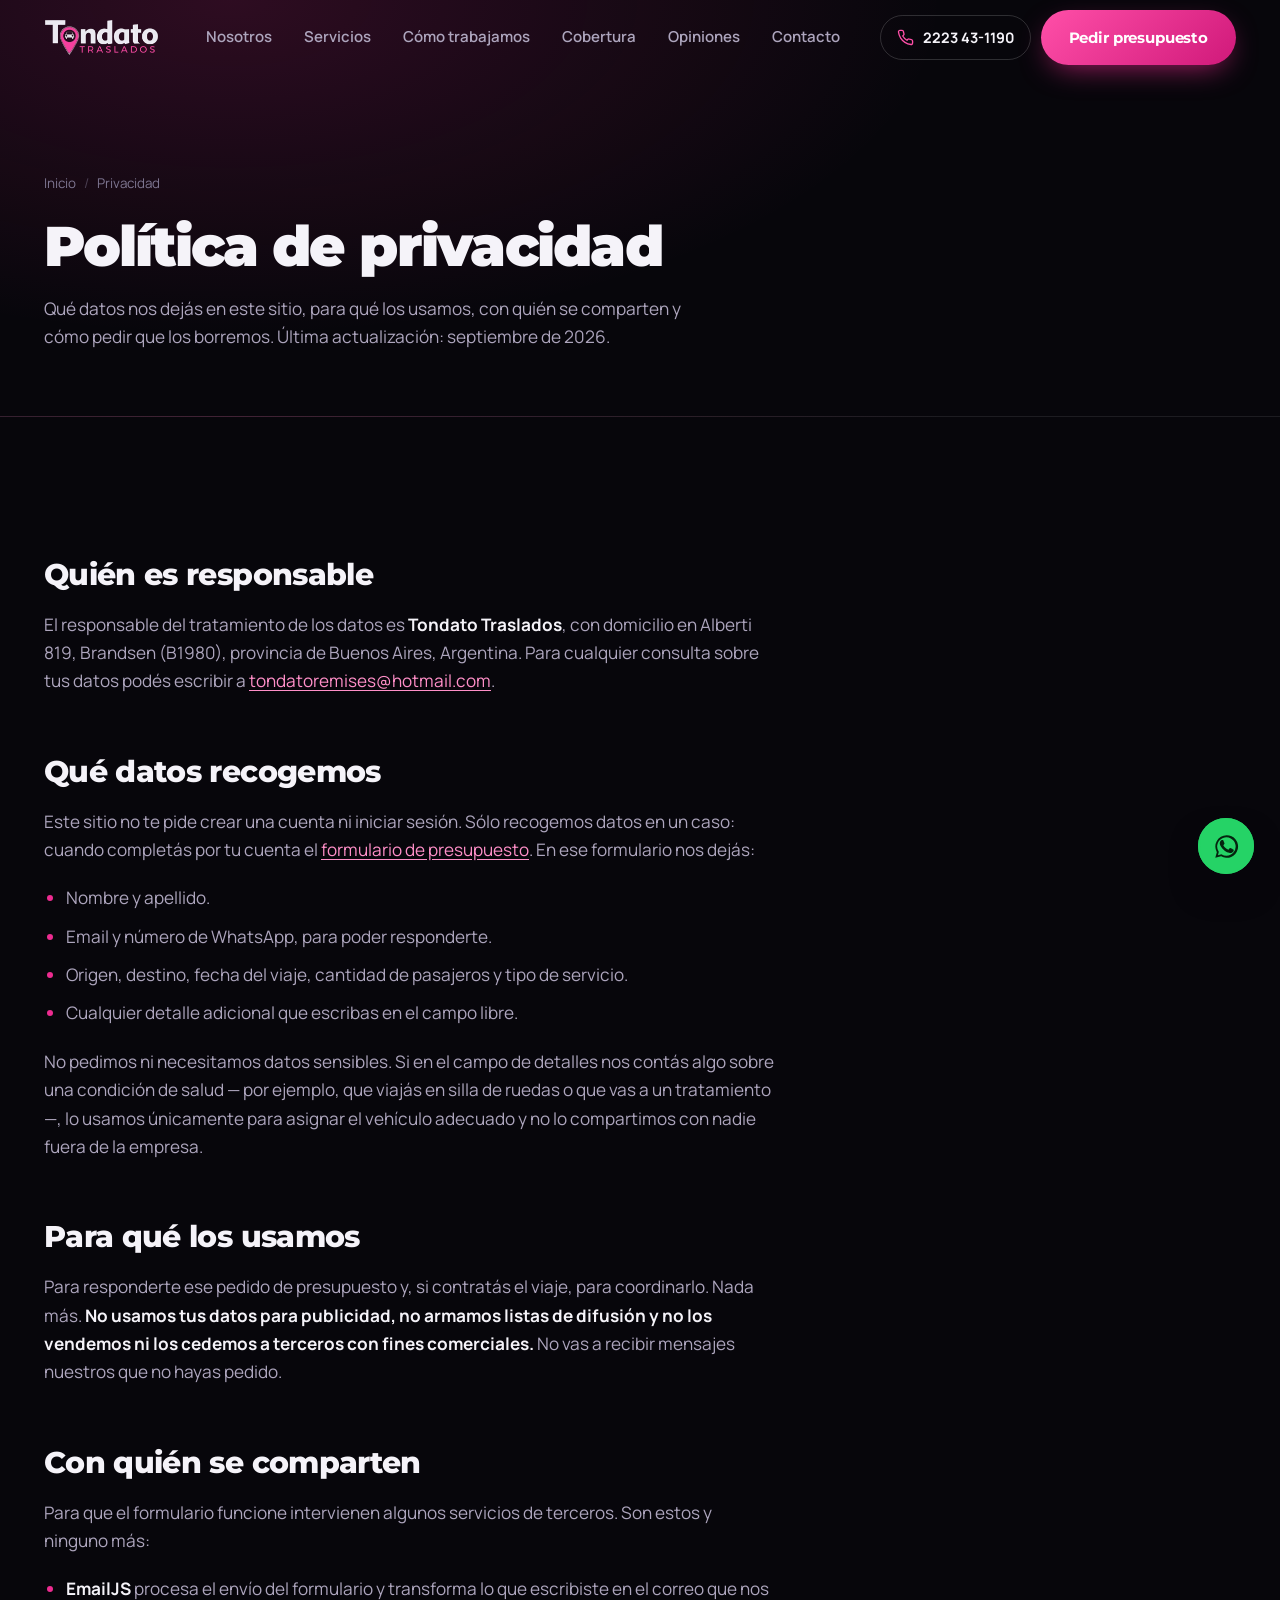
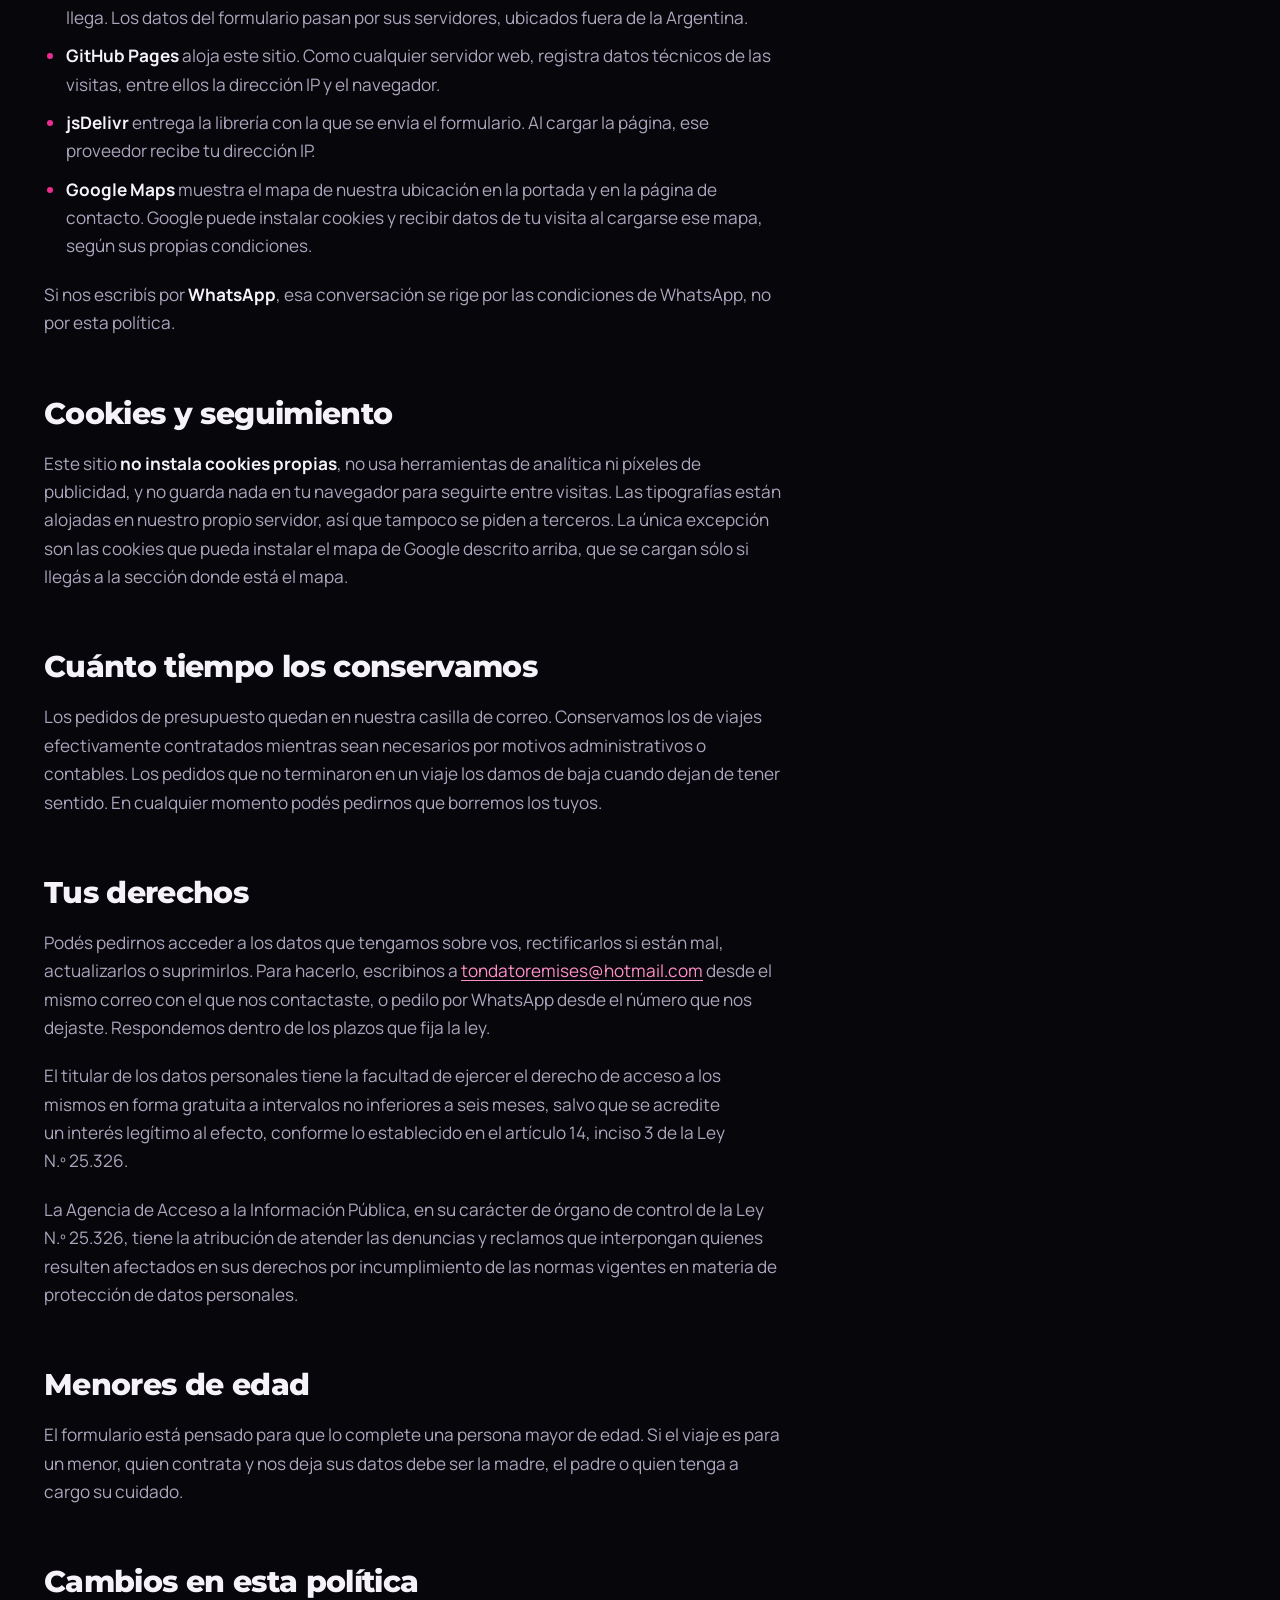
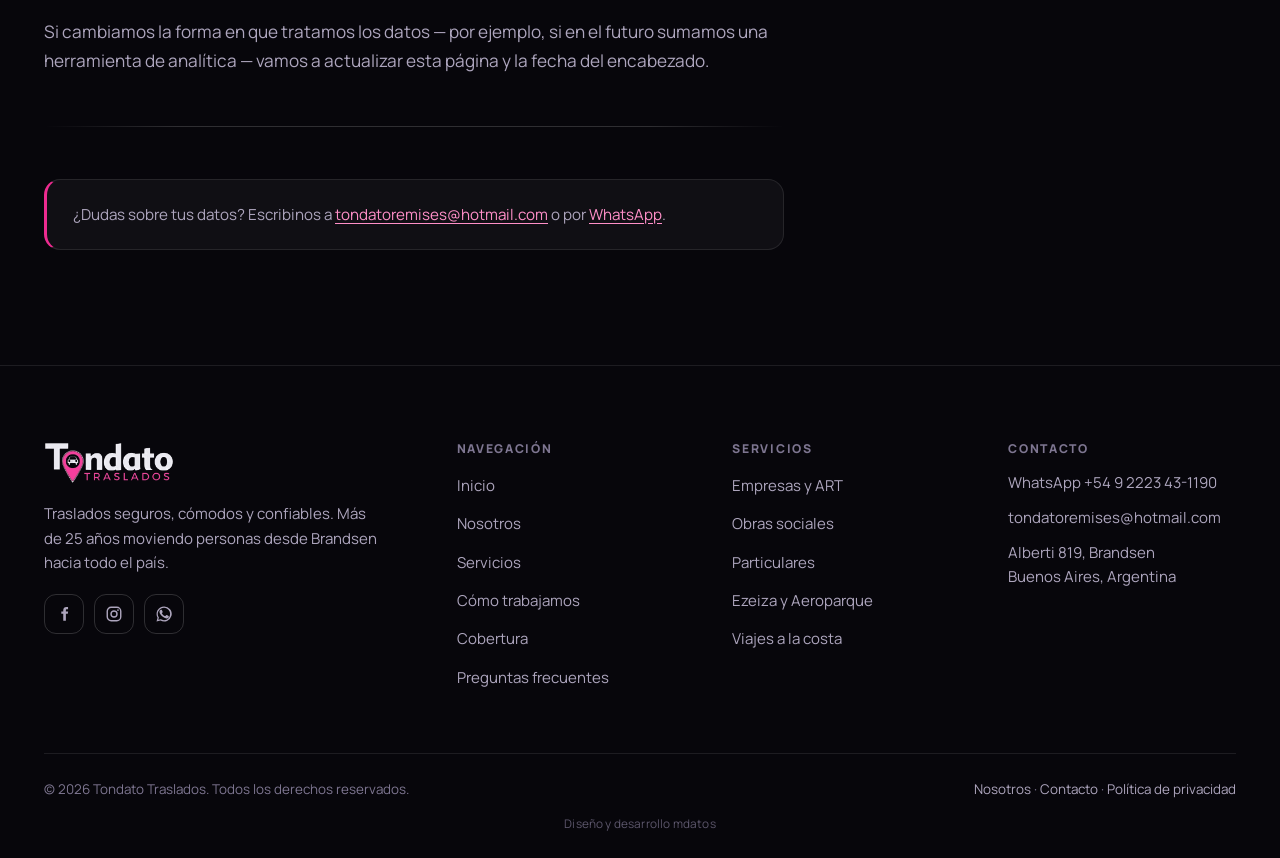
<file: privacidad/index.html>
<!DOCTYPE html>
<html lang="es-AR" class="no-js">
<head>
<meta charset="utf-8">
<meta name="viewport" content="width=device-width, initial-scale=1, viewport-fit=cover">
<meta name="theme-color" content="#07060B">
<title>Política de privacidad | Tondato Traslados</title>
<meta name="description" content="Qué datos recoge el sitio de Tondato Traslados, para qué se usan, con qué servicios se comparten y cómo pedir su acceso, rectificación o supresión.">
<link rel="canonical" href="https://tondatotraslados.com.ar/privacidad/">
<meta name="robots" content="index, follow">
<meta property="og:type" content="website">
<meta property="og:locale" content="es_AR">
<meta property="og:site_name" content="Tondato Traslados">
<meta property="og:title" content="Política de privacidad | Tondato Traslados">
<meta property="og:description" content="Qué datos recoge el sitio de Tondato Traslados, para qué se usan, con qué servicios se comparten y cómo pedir su acceso, rectificación o supresión.">
<meta property="og:url" content="https://tondatotraslados.com.ar/privacidad/">
<meta property="og:image" content="https://tondatotraslados.com.ar/img/og-image.jpg">
<meta name="twitter:card" content="summary_large_image">
<meta name="twitter:image" content="https://tondatotraslados.com.ar/img/og-image.jpg">
<link rel="icon" href="../img/favicon.svg" type="image/svg+xml">
<link rel="icon" href="../img/favicon-32.png" sizes="32x32" type="image/png">
<link rel="icon" href="../img/favicon-16.png" sizes="16x16" type="image/png">
<link rel="apple-touch-icon" href="../img/apple-touch-icon.png">
<link rel="manifest" href="../site.webmanifest">
<link rel="preload" href="../assets/fonts/montserrat-latin.woff2" as="font" type="font/woff2" crossorigin>
<link rel="preload" href="../assets/fonts/manrope-latin.woff2" as="font" type="font/woff2" crossorigin>
<link rel="stylesheet" href="../assets/css/style.css">
<script>document.documentElement.classList.replace('no-js','js');</script>
<script type="application/ld+json">
{"@context":"https://schema.org","@type":"BreadcrumbList","itemListElement":[{"@type":"ListItem","position":1,"name":"Inicio","item":"https://tondatotraslados.com.ar/"},{"@type":"ListItem","position":2,"name":"Privacidad","item":"https://tondatotraslados.com.ar/privacidad/"}]}
</script>
</head>

<body>
<a class="skip-link" href="#main">Ir al contenido principal</a>
<svg class="sprite" aria-hidden="true" focusable="false" xmlns="http://www.w3.org/2000/svg">
  <symbol id="i-phone" viewBox="0 0 24 24" fill="none" stroke="currentColor" stroke-width="1.9" stroke-linecap="round" stroke-linejoin="round"><path d="M22 16.9v3a2 2 0 0 1-2.2 2 19.8 19.8 0 0 1-8.6-3.1 19.5 19.5 0 0 1-6-6A19.8 19.8 0 0 1 2.1 4.2 2 2 0 0 1 4.1 2h3a2 2 0 0 1 2 1.7c.1 1 .4 1.9.7 2.8a2 2 0 0 1-.5 2.1L8.1 9.9a16 16 0 0 0 6 6l1.3-1.3a2 2 0 0 1 2.1-.4c.9.3 1.8.6 2.8.7a2 2 0 0 1 1.7 2Z"/></symbol>
  <symbol id="i-wa" viewBox="0 0 24 24" fill="currentColor"><path d="M17.5 14.4c-.3-.2-1.8-.9-2-1-.3-.1-.5-.2-.7.1l-.9 1.1c-.2.2-.3.3-.6.1a8 8 0 0 1-2.4-1.5 9 9 0 0 1-1.6-2c-.2-.3 0-.5.1-.6l.5-.6.3-.5v-.5l-1-2.3c-.2-.6-.5-.5-.7-.5h-.6a1.2 1.2 0 0 0-.8.4A3.4 3.4 0 0 0 6 9.2c0 1.5 1 2.9 1.2 3.1.2.3 2.2 3.4 5.3 4.7a18 18 0 0 0 1.8.6 4.2 4.2 0 0 0 1.9.2c.6-.1 1.8-.8 2-1.5.3-.7.3-1.3.2-1.4l-.9-.5ZM12 2a10 10 0 0 0-8.6 15L2 22l5.2-1.4A10 10 0 1 0 12 2Zm0 18.2a8.2 8.2 0 0 1-4.2-1.1l-.3-.2-3.1.8.8-3-.2-.3A8.2 8.2 0 1 1 12 20.2Z"/></symbol>
  <symbol id="i-mail" viewBox="0 0 24 24" fill="none" stroke="currentColor" stroke-width="1.9" stroke-linecap="round" stroke-linejoin="round"><rect x="2" y="4.5" width="20" height="15" rx="2.5"/><path d="m2.6 6 8.3 6a2 2 0 0 0 2.2 0L21.4 6"/></symbol>
  <symbol id="i-pin" viewBox="0 0 24 24" fill="none" stroke="currentColor" stroke-width="1.9" stroke-linecap="round" stroke-linejoin="round"><path d="M20 10.3c0 5.4-6.6 11-8 11s-8-5.6-8-11a8 8 0 1 1 16 0Z"/><circle cx="12" cy="10" r="2.8"/></symbol>
  <symbol id="i-clock" viewBox="0 0 24 24" fill="none" stroke="currentColor" stroke-width="1.9" stroke-linecap="round" stroke-linejoin="round"><circle cx="12" cy="12" r="9.2"/><path d="M12 6.8V12l3.4 2"/></symbol>
  <symbol id="i-shield" viewBox="0 0 24 24" fill="none" stroke="currentColor" stroke-width="1.9" stroke-linecap="round" stroke-linejoin="round"><path d="M12 2.6 4.5 5.6v5.9c0 4.6 3.1 8.4 7.5 9.9 4.4-1.5 7.5-5.3 7.5-9.9V5.6Z"/><path d="m9 12 2.2 2.2L15.4 10"/></symbol>
  <symbol id="i-star" viewBox="0 0 24 24" fill="currentColor"><path d="m12 2.6 2.9 5.9 6.5.9-4.7 4.6 1.1 6.5-5.8-3-5.8 3 1.1-6.5L2.6 9.4l6.5-.9Z"/></symbol>
  <symbol id="i-check" viewBox="0 0 24 24" fill="none" stroke="currentColor" stroke-width="2.4" stroke-linecap="round" stroke-linejoin="round"><path d="m4.5 12.5 5 5 10-11"/></symbol>
  <symbol id="i-check-circle" viewBox="0 0 24 24" fill="none" stroke="currentColor" stroke-width="1.9" stroke-linecap="round" stroke-linejoin="round"><circle cx="12" cy="12" r="9.2"/><path d="m8 12.2 2.7 2.7L16.2 9"/></symbol>
  <symbol id="i-alert" viewBox="0 0 24 24" fill="none" stroke="currentColor" stroke-width="1.9" stroke-linecap="round" stroke-linejoin="round"><circle cx="12" cy="12" r="9.2"/><path d="M12 7.6v5.2M12 16.2h.01"/></symbol>
  <symbol id="i-arrow-right" viewBox="0 0 24 24" fill="none" stroke="currentColor" stroke-width="2.1" stroke-linecap="round" stroke-linejoin="round"><path d="M4.5 12h15m-6-6 6 6-6 6"/></symbol>
  <symbol id="i-arrow-up" viewBox="0 0 24 24" fill="none" stroke="currentColor" stroke-width="2.1" stroke-linecap="round" stroke-linejoin="round"><path d="M12 19.5v-15m-6 6 6-6 6 6"/></symbol>
  <symbol id="i-building" viewBox="0 0 24 24" fill="none" stroke="currentColor" stroke-width="1.9" stroke-linecap="round" stroke-linejoin="round"><path d="M3.5 21h17M5.5 21V4.2a1.2 1.2 0 0 1 1.2-1.2h6.6a1.2 1.2 0 0 1 1.2 1.2V21M14.5 9.5h3.3A1.2 1.2 0 0 1 19 10.7V21M8.6 7h2.8M8.6 11h2.8M8.6 15h2.8"/></symbol>
  <symbol id="i-medical" viewBox="0 0 24 24" fill="none" stroke="currentColor" stroke-width="1.9" stroke-linecap="round" stroke-linejoin="round"><path d="M3.5 21h17M5 21V8.6l7-4.8 7 4.8V21"/><path d="M12 10.6v5.2M9.4 13.2h5.2"/></symbol>
  <symbol id="i-users" viewBox="0 0 24 24" fill="none" stroke="currentColor" stroke-width="1.9" stroke-linecap="round" stroke-linejoin="round"><circle cx="9" cy="8" r="3.4"/><path d="M2.8 20a6.2 6.2 0 0 1 12.4 0M16.5 5a3.4 3.4 0 0 1 0 6.6M17.6 14.3A6.2 6.2 0 0 1 21.2 20"/></symbol>
  <symbol id="i-plane" viewBox="0 0 24 24" fill="none" stroke="currentColor" stroke-width="1.9" stroke-linecap="round" stroke-linejoin="round"><path d="M10.4 13.6 3 11.4l1.6-1.6 4.2.6 3.3-3.3-6-3.4L7.6 2l8 2.7 2.8-2.8a2 2 0 0 1 2.8 2.8l-2.8 2.8 2.7 8-1.7 1.5-3.4-6-3.3 3.3.6 4.2L11.6 21Z"/></symbol>
  <symbol id="i-route" viewBox="0 0 24 24" fill="none" stroke="currentColor" stroke-width="1.9" stroke-linecap="round" stroke-linejoin="round"><circle cx="5.5" cy="5.5" r="2.6"/><circle cx="18.5" cy="18.5" r="2.6"/><path d="M8.1 5.5h6.4a3.6 3.6 0 0 1 0 7.2H9.5a3.6 3.6 0 0 0 0 7.2h6.4" stroke-dasharray="1.5 3.2"/></symbol>
  <symbol id="i-file" viewBox="0 0 24 24" fill="none" stroke="currentColor" stroke-width="1.9" stroke-linecap="round" stroke-linejoin="round"><path d="M14 2.8H6.8a1.8 1.8 0 0 0-1.8 1.8v14.8a1.8 1.8 0 0 0 1.8 1.8h10.4a1.8 1.8 0 0 0 1.8-1.8V7.8Z"/><path d="M14 2.8v5h5M8.6 13h6.8M8.6 16.6h4.6"/></symbol>
  <symbol id="i-calendar" viewBox="0 0 24 24" fill="none" stroke="currentColor" stroke-width="1.9" stroke-linecap="round" stroke-linejoin="round"><rect x="3.4" y="5" width="17.2" height="16" rx="2.2"/><path d="M3.4 10h17.2M8.4 2.8v4.4M15.6 2.8v4.4"/></symbol>
  <symbol id="i-sparkle" viewBox="0 0 24 24" fill="none" stroke="currentColor" stroke-width="1.9" stroke-linecap="round" stroke-linejoin="round"><path d="M12 2.8 14 9l6.2 2-6.2 2-2 6.2-2-6.2L3.8 11 10 9Z"/></symbol>
  <symbol id="i-fb" viewBox="0 0 24 24" fill="currentColor"><path d="M14.5 8.5V6.8c0-.8.2-1.2 1.4-1.2h1.5V2.7A20 20 0 0 0 15.2 2.5c-2.6 0-4.2 1.6-4.2 4.4v1.6H8.4v3.1H11V21h3.5v-9.4h2.6l.4-3.1Z"/></symbol>
  <symbol id="i-ig" viewBox="0 0 24 24" fill="none" stroke="currentColor" stroke-width="1.9"><rect x="3" y="3" width="18" height="18" rx="5.2"/><circle cx="12" cy="12" r="4"/><circle cx="17.3" cy="6.7" r="1.15" fill="currentColor" stroke="none"/></symbol>
</svg>
<!-- ============================ Navegación ============================ -->
<header class="nav" id="nav">
  <div class="shell nav__inner">
    <a class="nav__logo" href="../" aria-label="Tondato Traslados, ir al inicio">
      <picture>
        <source srcset="../img/logo-light.webp" type="image/webp">
        <img src="../img/logo-light.png" width="454" height="147" alt="Tondato Traslados">
      </picture>
    </a>

    <nav aria-label="Navegación principal">
      <ul class="nav__links" id="nav-links">
        <li><a href="../nosotros/">Nosotros</a></li>
        <li><a href="../#servicios">Servicios</a></li>
        <li><a href="../#proceso">Cómo trabajamos</a></li>
        <li><a href="../#cobertura">Cobertura</a></li>
        <li><a href="../#opiniones">Opiniones</a></li>
        <li><a href="../#contacto">Contacto</a></li>
      </ul>
    </nav>

    <div class="nav__actions">
      <a class="nav__tel" href="tel:+5492223431190">
        <svg class="icon" aria-hidden="true"><use href="#i-phone"></use></svg>
        2223 43-1190
      </a>
      <a class="btn btn--primary" href="../#presupuesto">Pedir presupuesto</a>
      <button class="nav__burger" id="burger" type="button"
              aria-label="Abrir menú" aria-expanded="false" aria-controls="nav-panel">
        <span></span><span></span><span></span>
      </button>
    </div>
  </div>
  <span class="nav__progress" id="nav-progress" aria-hidden="true"></span>
</header>

<div class="nav__panel" id="nav-panel">
  <nav aria-label="Navegación móvil">
    <ul>
      <li><a href="../nosotros/"><span class="num">01</span>Nosotros</a></li>
      <li><a href="../#servicios"><span class="num">02</span>Servicios</a></li>
      <li><a href="../#proceso"><span class="num">03</span>Cómo trabajamos</a></li>
      <li><a href="../#cobertura"><span class="num">04</span>Cobertura</a></li>
      <li><a href="../#presupuesto"><span class="num">05</span>Presupuesto</a></li>
      <li><a href="../#opiniones"><span class="num">06</span>Opiniones</a></li>
      <li><a href="../contacto/"><span class="num">07</span>Contacto</a></li>
    </ul>
  </nav>
  <div class="nav__panel-foot">
    <a class="btn btn--wa btn--lg" href="https://wa.me/5492223431190" target="_blank" rel="noopener">
      <svg class="icon" aria-hidden="true"><use href="#i-wa"></use></svg> Escribinos por WhatsApp
    </a>
    <a class="btn btn--ghost btn--lg" href="tel:+5492223431190">
      <svg class="icon" aria-hidden="true"><use href="#i-phone"></use></svg> 2223 43-1190
    </a>
  </div>
</div>
<main id="main">
<section class="page-hero">
  <div class="shell">
  <ul class="crumbs">
    <li><a href="../">Inicio</a></li>
    <li aria-current="page">Privacidad</li>
  </ul>
    <h1>Política de privacidad</h1>
    <p>Qué datos nos dejás en este sitio, para qué los usamos, con quién se comparten
       y cómo pedir que los borremos. Última actualización: septiembre de 2026.</p>
  </div>
</section>

<section class="section">
  <div class="shell">
    <div class="prose">
      <h2>Quién es responsable</h2>
      <p>El responsable del tratamiento de los datos es <strong>Tondato Traslados</strong>, con
         domicilio en Alberti 819, Brandsen (B1980), provincia de Buenos Aires, Argentina.
         Para cualquier consulta sobre tus datos podés escribir a
         <a href="mailto:tondatoremises@hotmail.com">tondatoremises@hotmail.com</a>.</p>

      <h2>Qué datos recogemos</h2>
      <p>Este sitio no te pide crear una cuenta ni iniciar sesión. Sólo recogemos datos en un
         caso: cuando completás por tu cuenta el <a href="../#presupuesto">formulario de
         presupuesto</a>. En ese formulario nos dejás:</p>
      <ul>
        <li>Nombre y apellido.</li>
        <li>Email y número de WhatsApp, para poder responderte.</li>
        <li>Origen, destino, fecha del viaje, cantidad de pasajeros y tipo de servicio.</li>
        <li>Cualquier detalle adicional que escribas en el campo libre.</li>
      </ul>
      <p>No pedimos ni necesitamos datos sensibles. Si en el campo de detalles nos contás algo
         sobre una condición de salud &mdash; por ejemplo, que viajás en silla de ruedas o que
         vas a un tratamiento &mdash;, lo usamos únicamente para asignar el vehículo adecuado y
         no lo compartimos con nadie fuera de la empresa.</p>

      <h2>Para qué los usamos</h2>
      <p>Para responderte ese pedido de presupuesto y, si contratás el viaje, para coordinarlo.
         Nada más. <strong>No usamos tus datos para publicidad, no armamos listas de difusión y
         no los vendemos ni los cedemos a terceros con fines comerciales.</strong> No vas a
         recibir mensajes nuestros que no hayas pedido.</p>

      <h2>Con quién se comparten</h2>
      <p>Para que el formulario funcione intervienen algunos servicios de terceros. Son estos y
         ninguno más:</p>
      <ul>
        <li><strong>EmailJS</strong> procesa el envío del formulario y transforma lo que
            escribiste en el correo que nos llega. Los datos del formulario pasan por sus
            servidores, ubicados fuera de la Argentina.</li>
        <li><strong>GitHub Pages</strong> aloja este sitio. Como cualquier servidor web, registra
            datos técnicos de las visitas, entre ellos la dirección IP y el navegador.</li>
        <li><strong>jsDelivr</strong> entrega la librería con la que se envía el formulario. Al
            cargar la página, ese proveedor recibe tu dirección IP.</li>
        <li><strong>Google Maps</strong> muestra el mapa de nuestra ubicación en la portada y en
            la página de contacto. Google puede instalar cookies y recibir datos de tu visita al
            cargarse ese mapa, según sus propias condiciones.</li>
      </ul>
      <p>Si nos escribís por <strong>WhatsApp</strong>, esa conversación se rige por las
         condiciones de WhatsApp, no por esta política.</p>

      <h2>Cookies y seguimiento</h2>
      <p>Este sitio <strong>no instala cookies propias</strong>, no usa herramientas de analítica
         ni píxeles de publicidad, y no guarda nada en tu navegador para seguirte entre visitas.
         Las tipografías están alojadas en nuestro propio servidor, así que tampoco se piden a
         terceros. La única excepción son las cookies que pueda instalar el mapa de Google
         descrito arriba, que se cargan sólo si llegás a la sección donde está el mapa.</p>

      <h2>Cuánto tiempo los conservamos</h2>
      <p>Los pedidos de presupuesto quedan en nuestra casilla de correo. Conservamos los de
         viajes efectivamente contratados mientras sean necesarios por motivos administrativos o
         contables. Los pedidos que no terminaron en un viaje los damos de baja cuando dejan de
         tener sentido. En cualquier momento podés pedirnos que borremos los tuyos.</p>

      <h2>Tus derechos</h2>
      <p>Podés pedirnos acceder a los datos que tengamos sobre vos, rectificarlos si están mal,
         actualizarlos o suprimirlos. Para hacerlo, escribinos a
         <a href="mailto:tondatoremises@hotmail.com">tondatoremises@hotmail.com</a> desde el mismo
         correo con el que nos contactaste, o pedilo por WhatsApp desde el número que nos dejaste.
         Respondemos dentro de los plazos que fija la ley.</p>
      <p>El titular de los datos personales tiene la facultad de ejercer el derecho de acceso a
         los mismos en forma gratuita a intervalos no inferiores a seis meses, salvo que se
         acredite un interés legítimo al efecto, conforme lo establecido en el artículo 14,
         inciso 3 de la Ley N.º 25.326.</p>
      <p>La Agencia de Acceso a la Información Pública, en su carácter de órgano de control de la
         Ley N.º 25.326, tiene la atribución de atender las denuncias y reclamos que interpongan
         quienes resulten afectados en sus derechos por incumplimiento de las normas vigentes en
         materia de protección de datos personales.</p>

      <h2>Menores de edad</h2>
      <p>El formulario está pensado para que lo complete una persona mayor de edad. Si el viaje es
         para un menor, quien contrata y nos deja sus datos debe ser la madre, el padre o quien
         tenga a cargo su cuidado.</p>

      <h2>Cambios en esta política</h2>
      <p>Si cambiamos la forma en que tratamos los datos &mdash; por ejemplo, si en el futuro
         sumamos una herramienta de analítica &mdash; vamos a actualizar esta página y la fecha
         del encabezado.</p>

      <hr class="rule">
      <div class="callout">
        <p>¿Dudas sobre tus datos? Escribinos a
           <a href="mailto:tondatoremises@hotmail.com">tondatoremises@hotmail.com</a> o por
           <a href="https://wa.me/5492223431190" target="_blank" rel="noopener">WhatsApp</a>.</p>
      </div>
    </div>
  </div>
</section>
</main>
<!-- ============================= Footer ============================= -->
<footer class="footer">
  <div class="shell">
    <div class="footer__grid">
      <div class="footer__brand">
        <picture>
          <source srcset="../img/logo-light.webp" type="image/webp">
          <img src="../img/logo-light.png" width="454" height="147" loading="lazy" alt="Tondato Traslados">
        </picture>
        <p>Traslados seguros, cómodos y confiables. Más de 25 años moviendo personas
           desde Brandsen hacia todo el país.</p>
        <div class="socials">
          <a href="https://www.facebook.com/p/Remises-Tondato-100050485585203/" target="_blank" rel="noopener" aria-label="Facebook de Tondato Traslados">
            <svg class="icon" aria-hidden="true"><use href="#i-fb"></use></svg>
          </a>
          <a href="https://www.instagram.com/tondatotraslados/" target="_blank" rel="noopener" aria-label="Instagram de Tondato Traslados">
            <svg class="icon" aria-hidden="true"><use href="#i-ig"></use></svg>
          </a>
          <a href="https://wa.me/5492223431190" target="_blank" rel="noopener" aria-label="WhatsApp de Tondato Traslados">
            <svg class="icon" aria-hidden="true"><use href="#i-wa"></use></svg>
          </a>
        </div>
      </div>

      <nav aria-labelledby="f-nav">
        <h3 id="f-nav">Navegación</h3>
        <ul>
          <li><a href="../#inicio">Inicio</a></li>
          <li><a href="../nosotros/">Nosotros</a></li>
        <li><a href="../#servicios">Servicios</a></li>
          <li><a href="../#proceso">Cómo trabajamos</a></li>
          <li><a href="../#cobertura">Cobertura</a></li>
          <li><a href="../#faq">Preguntas frecuentes</a></li>
        </ul>
      </nav>

      <nav aria-labelledby="f-srv">
        <h3 id="f-srv">Servicios</h3>
        <ul>
          <li><a href="../#servicios">Empresas y ART</a></li>
          <li><a href="../#servicios">Obras sociales</a></li>
          <li><a href="../#servicios">Particulares</a></li>
          <li><a href="../#servicios">Ezeiza y Aeroparque</a></li>
          <li><a href="../#servicios">Viajes a la costa</a></li>
        </ul>
      </nav>

      <div>
        <h3>Contacto</h3>
        <address>
          <a href="https://wa.me/5492223431190" target="_blank" rel="noopener">WhatsApp +54 9 2223 43-1190</a>
          <a href="mailto:tondatoremises@hotmail.com">tondatoremises@hotmail.com</a>
          <span>Alberti 819, Brandsen<br>Buenos Aires, Argentina</span>
        </address>
      </div>
    </div>

    <div class="footer__bottom">
      <p>&copy; <span id="year">2026</span> Tondato Traslados. Todos los derechos reservados.</p>
      <p><a href="../nosotros/">Nosotros</a> · <a href="../contacto/">Contacto</a> · <a href="../privacidad/">Política de privacidad</a></p>
    </div>
    <p class="footer__credit">Diseño y desarrollo <a href="https://www.mdatos.com.ar" target="_blank" rel="noopener">mdatos</a></p>
  </div>
</footer>
<!-- =========================== Flotantes =========================== -->
<div class="floaters">
  <button class="float-btn float-btn--top" id="to-top" type="button" aria-label="Volver arriba">
    <svg class="icon" aria-hidden="true"><use href="#i-arrow-up"></use></svg>
  </button>
  <a class="float-btn float-btn--wa" href="https://wa.me/5492223431190" target="_blank" rel="noopener"
     aria-label="Escribinos por WhatsApp">
    <svg class="icon" aria-hidden="true"><use href="#i-wa"></use></svg>
  </a>
</div>
<script src="../assets/js/main.js" defer></script>
</body>
</html>
</file>
<file: assets/css/style.css>
/* =====================================================================
   Tondato Traslados — hoja de estilos
   1. Fuentes            7. Marquesina        13. Formulario
   2. Tokens             8. Métricas          14. Testimonios
   3. Base               9. Servicios         15. Clientes
   4. Utilidades        10. Proceso           16. FAQ
   5. Navegación        11. Cobertura         17. Contacto / footer
   6. Hero 3D           12. Diferenciales     18. Flotantes / motion
   ===================================================================== */

/* ============================== 1. Fuentes ========================== */
@font-face {
  font-family: 'Montserrat';
  src: url('../fonts/montserrat-latin.woff2') format('woff2');
  font-weight: 400 900;
  font-style: normal;
  font-display: swap;
  unicode-range: U+0000-00FF, U+0131, U+0152-0153, U+02BB-02BC, U+02C6, U+02DA,
                 U+02DC, U+0304, U+0308, U+0329, U+2000-206F, U+20AC, U+2122,
                 U+2191, U+2193, U+2212, U+2215, U+FEFF, U+FFFD;
}
@font-face {
  font-family: 'Montserrat';
  src: url('../fonts/montserrat-latin-ext.woff2') format('woff2');
  font-weight: 400 900;
  font-style: normal;
  font-display: swap;
  unicode-range: U+0100-02BA, U+02BD-02C5, U+02C7-02CC, U+02CE-02D7, U+02DD-02FF,
                 U+0304, U+0308, U+0329, U+1D00-1DBF, U+1E00-1E9F, U+1EF2-1EFF,
                 U+2020, U+20A0-20AB, U+20AD-20C0, U+2113, U+2C60-2C7F, U+A720-A7FF;
}
@font-face {
  font-family: 'Manrope';
  src: url('../fonts/manrope-latin.woff2') format('woff2');
  font-weight: 400 800;
  font-style: normal;
  font-display: swap;
  unicode-range: U+0000-00FF, U+0131, U+0152-0153, U+02BB-02BC, U+02C6, U+02DA,
                 U+02DC, U+0304, U+0308, U+0329, U+2000-206F, U+20AC, U+2122,
                 U+2191, U+2193, U+2212, U+2215, U+FEFF, U+FFFD;
}
@font-face {
  font-family: 'Manrope';
  src: url('../fonts/manrope-latin-ext.woff2') format('woff2');
  font-weight: 400 800;
  font-style: normal;
  font-display: swap;
  unicode-range: U+0100-02BA, U+02BD-02C5, U+02C7-02CC, U+02CE-02D7, U+02DD-02FF,
                 U+0304, U+0308, U+0329, U+1D00-1DBF, U+1E00-1E9F, U+1EF2-1EFF,
                 U+2020, U+20A0-20AB, U+20AD-20C0, U+2113, U+2C60-2C7F, U+A720-A7FF;
}

/* ============================== 2. Tokens =========================== */
:root {
  /* Marca — muestreada del logotipo y de las luces de las fotografías */
  --brand-300: #FF8FC8;
  --brand-400: #FF4FA8;
  --brand-500: #ED2B90;
  --brand-600: #D0197A;
  --brand-700: #9E0F5C;

  /* Superficies */
  --ink-900: #07060B;
  --ink-850: #0B0A11;
  --ink-800: #100E18;
  --ink-700: #171420;
  --ink-600: #211C2D;
  --ink-500: #2E2740;

  /* Texto */
  --fg:       #F5F3F9;
  --fg-muted: #ADA5BD;
  --fg-dim:   #7E7691;

  --line:       rgba(255, 255, 255, .09);
  --line-strong:rgba(255, 255, 255, .16);
  --glass:      rgba(255, 255, 255, .04);
  --glass-2:    rgba(255, 255, 255, .07);

  --glow-brand: 0 0 0 1px rgba(237, 43, 144, .35), 0 12px 40px -12px rgba(237, 43, 144, .55);
  --shadow-sm:  0 2px 8px rgba(0, 0, 0, .35);
  --shadow-md:  0 18px 46px -18px rgba(0, 0, 0, .8);
  --shadow-lg:  0 40px 90px -30px rgba(0, 0, 0, .9);

  --r-sm: 10px;
  --r-md: 16px;
  --r-lg: 24px;
  --r-xl: 32px;
  --r-pill: 999px;

  --ease-out:  cubic-bezier(.22, 1, .36, 1);
  --ease-soft: cubic-bezier(.4, 0, .2, 1);
  --ease-back: cubic-bezier(.34, 1.56, .64, 1);

  --nav-h: 76px;
  --shell: 1240px;
  --gutter: clamp(20px, 5vw, 44px);

  --step-display: clamp(2.25rem, 1.15rem + 4.1vw, 4.15rem);
  --step-h2:      clamp(1.95rem, 1.2rem + 2.6vw, 3.3rem);
  --step-h3:      clamp(1.15rem, 1.02rem + .55vw, 1.5rem);
  --step-body:    clamp(1rem, .97rem + .16vw, 1.075rem);
  --step-sm:      .875rem;
}

/* ============================== 3. Base ============================= */
*, *::before, *::after { box-sizing: border-box; }

* { margin: 0; }

html {
  overflow-x: hidden;      /* respaldo para navegadores sin `clip` */
  overflow-x: clip;
  -webkit-text-size-adjust: 100%;
  scroll-behavior: smooth;
  scroll-padding-top: calc(var(--nav-h) + 18px);
}

body {
  min-height: 100svh;
  background: var(--ink-900);
  color: var(--fg);
  font-family: 'Manrope', system-ui, -apple-system, 'Segoe UI', sans-serif;
  font-size: var(--step-body);
  line-height: 1.65;
  font-synthesis-weight: none;
  text-rendering: optimizeLegibility;
  -webkit-font-smoothing: antialiased;
  overflow-x: clip;
}

img, svg, video, canvas { display: block; max-width: 100%; }
img { height: auto; }

a { color: inherit; text-decoration: none; }

button, input, textarea, select { font: inherit; color: inherit; }

h1, h2, h3, h4 {
  font-family: 'Montserrat', system-ui, sans-serif;
  font-weight: 800;
  line-height: 1.08;
  letter-spacing: -.022em;
  text-wrap: balance;
}

p { text-wrap: pretty; }

:focus-visible {
  outline: 2px solid var(--brand-400);
  outline-offset: 3px;
  border-radius: 4px;
}

::selection { background: var(--brand-500); color: #fff; }

/* Barra de scroll discreta, en tono de marca */
@supports (scrollbar-color: red blue) {
  html { scrollbar-color: var(--ink-500) var(--ink-900); scrollbar-width: thin; }
}

.skip-link {
  position: absolute;
  left: 50%;
  top: 10px;
  translate: -50% -160%;
  z-index: 2000;
  padding: 12px 22px;
  border-radius: var(--r-pill);
  background: var(--brand-500);
  color: #fff;
  font-weight: 700;
  transition: translate .25s var(--ease-out);
}
.skip-link:focus-visible { translate: -50% 0; }

.sr-only {
  position: absolute;
  width: 1px; height: 1px;
  padding: 0; margin: -1px;
  overflow: hidden;
  clip-path: inset(50%);
  white-space: nowrap;
}

.sprite { position: absolute; width: 0; height: 0; overflow: hidden; }

/* ============================ 4. Utilidades ========================= */
.shell {
  width: min(100% - var(--gutter) * 2, var(--shell));
  margin-inline: auto;
}

.section { position: relative; padding-block: clamp(52px, 6.4vw, 94px) clamp(72px, 9vw, 132px); }
.section--tight { padding-block: clamp(40px, 4.4vw, 64px) clamp(56px, 6vw, 88px); }

.section__head { max-width: 62ch; margin-bottom: clamp(30px, 3.6vw, 52px); }
.section__head--center { margin-inline: auto; text-align: center; }

.eyebrow {
  display: inline-flex;
  align-items: center;
  gap: 10px;
  margin-bottom: 18px;
  padding: 7px 16px 7px 12px;
  border: 1px solid var(--line-strong);
  border-radius: var(--r-pill);
  background: var(--glass);
  font-size: .8rem;
  font-weight: 700;
  letter-spacing: .11em;
  text-transform: uppercase;
  color: var(--fg-muted);
}
.eyebrow::before {
  content: "";
  width: 7px; height: 7px;
  border-radius: 50%;
  background: var(--brand-400);
  box-shadow: 0 0 0 4px rgba(237, 43, 144, .18);
}

h2.section__title { font-size: var(--step-h2); }
.section__title .accent {
  background: linear-gradient(100deg, var(--brand-300), var(--brand-500) 55%, var(--brand-400));
  -webkit-background-clip: text;
  background-clip: text;
  color: transparent;
}

.section__lead {
  margin-top: 20px;
  color: var(--fg-muted);
  font-size: clamp(1.02rem, .98rem + .3vw, 1.18rem);
}

/* Resplandor ambiental reutilizable */
.aura {
  position: absolute;
  z-index: 0;
  border-radius: 50%;
  filter: blur(90px);
  opacity: .5;
  pointer-events: none;
}
.aura--brand { background: radial-gradient(circle, rgba(237, 43, 144, .5), transparent 68%); }
.aura--cool  { background: radial-gradient(circle, rgba(88, 60, 190, .38), transparent 68%); }

.rule {
  height: 1px;
  border: 0;
  background: linear-gradient(90deg, transparent, var(--line-strong) 18%, var(--line-strong) 82%, transparent);
}

/* ============================== Botones ============================= */
.btn {
  --btn-bg: var(--brand-500);
  --btn-fg: #fff;
  position: relative;
  display: inline-flex;
  align-items: center;
  justify-content: center;
  gap: 10px;
  padding: 15px 28px;
  border: 0;
  border-radius: var(--r-pill);
  background: var(--btn-bg);
  color: var(--btn-fg);
  font-family: 'Montserrat', sans-serif;
  font-size: .96rem;
  font-weight: 700;
  letter-spacing: -.01em;
  white-space: nowrap;
  cursor: pointer;
  isolation: isolate;
  overflow: hidden;
  transition: transform .35s var(--ease-out), box-shadow .35s var(--ease-out),
              background-color .3s var(--ease-soft), color .3s var(--ease-soft);
}
.btn .icon { width: 19px; height: 19px; flex: none; }

.btn--primary {
  background: linear-gradient(135deg, var(--brand-400), var(--brand-600));
  box-shadow: 0 10px 30px -10px rgba(237, 43, 144, .75);
}
/* Barrido de luz al pasar el cursor */
.btn--primary::after {
  content: "";
  position: absolute;
  inset: 0;
  z-index: -1;
  background: linear-gradient(115deg, transparent 30%, rgba(255, 255, 255, .38) 50%, transparent 70%);
  translate: -120% 0;
  transition: translate .7s var(--ease-out);
}
.btn--primary:hover::after { translate: 120% 0; }
.btn--primary:hover { box-shadow: 0 16px 44px -12px rgba(237, 43, 144, .9); }

.btn--ghost {
  background: var(--glass-2);
  border: 1px solid var(--line-strong);
  backdrop-filter: blur(12px);
  -webkit-backdrop-filter: blur(12px);
}
.btn--ghost:hover { background: rgba(255, 255, 255, .13); border-color: rgba(255, 255, 255, .3); }

.btn--wa { background: #1FAF54; box-shadow: 0 10px 30px -12px rgba(31, 175, 84, .8); }
.btn--wa:hover { background: #189745; }

.btn--lg { padding: 18px 34px; font-size: 1.02rem; }
@media (max-width: 430px) { .btn--lg { padding: 16px 22px; font-size: .95rem; } }
.btn:hover { transform: translateY(-2px); }
.btn:active { transform: translateY(0) scale(.985); }

/* Enlace con subrayado que se dibuja */
.link-underline {
  position: relative;
  font-weight: 700;
  color: var(--brand-300);
}
.link-underline::after {
  content: "";
  position: absolute;
  left: 0; bottom: -3px;
  width: 100%; height: 1.5px;
  background: currentColor;
  scale: 0 1;
  transform-origin: right;
  transition: scale .4s var(--ease-out);
}
.link-underline:hover::after { scale: 1 1; transform-origin: left; }

/* Tarjeta de cristal, base de casi todas las superficies */
.card {
  position: relative;
  border: 1px solid var(--line);
  border-radius: var(--r-lg);
  background: linear-gradient(165deg, var(--glass-2), rgba(255, 255, 255, .015));
  overflow: hidden;
}
/* Halo que sigue al cursor (posición inyectada por JS) */
.card--spot::before {
  content: "";
  position: absolute;
  inset: -1px;
  z-index: 0;
  border-radius: inherit;
  background: radial-gradient(340px circle at var(--mx, 50%) var(--my, 0%),
              rgba(237, 43, 144, .22), transparent 62%);
  opacity: 0;
  transition: opacity .4s var(--ease-soft);
  pointer-events: none;
}
.card--spot:hover::before, .card--spot:focus-within::before { opacity: 1; }

/* ============================ 5. Navegación ========================= */
.nav {
  position: fixed;
  inset: 0 0 auto;
  z-index: 900;
  height: var(--nav-h);
  transition: height .4s var(--ease-out), background-color .4s var(--ease-soft),
              border-color .4s var(--ease-soft), backdrop-filter .4s var(--ease-soft);
  border-bottom: 1px solid transparent;
}
.nav__inner {
  display: flex;
  align-items: center;
  gap: clamp(14px, 2vw, 30px);
  height: 100%;
}

/* Al hacer scroll la barra se compacta y se vuelve opaca */
.nav.is-stuck {
  height: 64px;
  background: rgba(9, 8, 14, .78);
  border-bottom-color: var(--line);
  backdrop-filter: blur(18px) saturate(1.4);
  -webkit-backdrop-filter: blur(18px) saturate(1.4);
}

.nav__logo { flex: none; margin-right: auto; }
.nav__logo { min-width: 0; }
.nav__logo img {
  height: clamp(32px, 2.9vw, 42px);
  width: auto;
  transition: height .4s var(--ease-out);
}
.nav.is-stuck .nav__logo img { height: 32px; }

.nav__links {
  display: flex;
  align-items: center;
  gap: 4px;
  list-style: none;
  padding: 0;
  flex: none;          /* sin esto los ítems se encogen y el texto parte en dos líneas */
}
.nav__links a {
  position: relative;
  display: block;
  padding: 10px 14px;
  border-radius: var(--r-pill);
  font-size: .94rem;
  font-weight: 600;
  white-space: nowrap;
  color: var(--fg-muted);
  transition: color .3s var(--ease-soft), background-color .3s var(--ease-soft);
}
.nav__links a::after {
  content: "";
  position: absolute;
  left: 14px; right: 14px; bottom: 6px;
  height: 2px;
  border-radius: 2px;
  background: var(--brand-400);
  scale: 0 1;
  transition: scale .35s var(--ease-out);
}
.nav__links a:hover { color: var(--fg); background: var(--glass); }
.nav__links a[aria-current="true"] { color: var(--fg); }
.nav__links a[aria-current="true"]::after { scale: 1 1; }

.nav__actions { display: flex; align-items: center; gap: 10px; flex: none; }
.nav__tel {
  display: inline-flex;
  align-items: center;
  gap: 9px;
  padding: 10px 16px;
  border: 1px solid var(--line-strong);
  border-radius: var(--r-pill);
  font-size: .9rem;
  font-weight: 700;
  white-space: nowrap;
  color: var(--fg);
  transition: border-color .3s, background-color .3s;
}
.nav__tel:hover { background: var(--glass); border-color: rgba(255, 255, 255, .28); }
.nav__tel .icon { width: 17px; height: 17px; color: var(--brand-400); }

/* Indicador de progreso de lectura */
.nav__progress {
  position: absolute;
  left: 0; bottom: -1px;
  height: 2px;
  width: 100%;
  transform-origin: left;
  scale: var(--progress, 0) 1;
  background: linear-gradient(90deg, var(--brand-600), var(--brand-400), var(--brand-300));
}

/* Botón hamburguesa animado */
.nav__burger {
  display: none;
  width: 46px; height: 46px;
  padding: 0;
  border: 1px solid var(--line-strong);
  border-radius: 14px;
  background: var(--glass);
  cursor: pointer;
}
.nav__burger span {
  display: block;
  width: 20px; height: 2px;
  margin: 4px auto;
  border-radius: 2px;
  background: var(--fg);
  transition: transform .4s var(--ease-back), opacity .25s;
}
.nav__burger[aria-expanded="true"] span:nth-child(1) { transform: translateY(6px) rotate(45deg); }
.nav__burger[aria-expanded="true"] span:nth-child(2) { opacity: 0; }
.nav__burger[aria-expanded="true"] span:nth-child(3) { transform: translateY(-6px) rotate(-45deg); }

/* Panel móvil a pantalla completa */
.nav__panel {
  position: fixed;
  inset: 0;
  z-index: 890;
  display: grid;
  align-content: center;
  padding: calc(var(--nav-h) + 24px) var(--gutter) 40px;
  background: linear-gradient(170deg, var(--ink-850), var(--ink-900));
  clip-path: circle(0% at calc(100% - 46px) 42px);
  transition: clip-path .6s var(--ease-out), visibility .6s;
  visibility: hidden;
}
.nav__panel.is-open { clip-path: circle(150% at calc(100% - 46px) 42px); visibility: visible; }
.nav__panel ul { list-style: none; padding: 0; display: grid; gap: 6px; }
.nav__panel a {
  display: flex;
  align-items: baseline;
  gap: 16px;
  padding: 14px 4px;
  border-bottom: 1px solid var(--line);
  font-family: 'Montserrat', sans-serif;
  font-size: clamp(1.6rem, 7vw, 2.4rem);
  font-weight: 800;
  letter-spacing: -.03em;
  opacity: 0;
  translate: 0 24px;
}
.nav__panel a .num {
  font-size: .8rem;
  font-weight: 700;
  color: var(--brand-400);
  font-family: 'Manrope', sans-serif;
}
.nav__panel.is-open a { animation: navIn .55s var(--ease-out) forwards; }
.nav__panel.is-open li:nth-child(1) a { animation-delay: .08s; }
.nav__panel.is-open li:nth-child(2) a { animation-delay: .14s; }
.nav__panel.is-open li:nth-child(3) a { animation-delay: .20s; }
.nav__panel.is-open li:nth-child(4) a { animation-delay: .26s; }
.nav__panel.is-open li:nth-child(5) a { animation-delay: .32s; }
.nav__panel.is-open li:nth-child(6) a { animation-delay: .38s; }
.nav__panel.is-open li:nth-child(7) a { animation-delay: .44s; }
@keyframes navIn { to { opacity: 1; translate: 0 0; } }

.nav__panel-foot { display: grid; gap: 12px; margin-top: 34px; }
/* En el panel los botones ocupan el ancho: el texto puede partirse si hace falta */
.nav__panel-foot .btn { white-space: normal; padding-inline: 20px; font-size: .92rem; }

body.is-locked { overflow: hidden; }
/* Con el menú abierto, los flotantes estorban */
body.is-locked .floaters { opacity: 0; pointer-events: none; }
.floaters { transition: opacity .3s var(--ease-soft); }

/* Con seis enlaces más teléfono y botón, por debajo de esto ya no entra cómodo */
@media (max-width: 1260px) {
  .nav__links, .nav__tel { display: none; }
  .nav__burger { display: block; }
}
@media (max-width: 560px) {
  .nav__actions .btn { display: none; }
}

/* ============================== 6. Hero 3D ========================== */
.hero {
  position: relative;
  min-height: 100svh;
  overflow: hidden;
  background: var(--ink-900);
  isolation: isolate;
}
@media (max-width: 780px) {
  .hero { min-height: 94svh; }
}

/* Escenario en perspectiva: la escena rota, cada plano vive a su propia Z */
.hero__stage {
  position: absolute;
  inset: 0;
  z-index: 0;
  container-type: size;
  perspective: 1400px;
  perspective-origin: 50% 44%;
}
.hero__scene {
  position: absolute;
  inset: 0;
  transform-style: preserve-3d;
  transform: rotateX(calc(var(--tilt-y, 0) * 1deg)) rotateY(calc(var(--tilt-x, 0) * 1deg))
             scale(var(--dolly, 1));
  will-change: transform;
}

.hero__plane {
  position: absolute;
  inset: 0;
  transform-style: preserve-3d;
  /* --d  desplazamiento horizontal por puntero · --dv el vertical, mucho menor
     para que las capas no parezcan levantarse · --ds arrastre por scroll
     --z  profundidad · --k corrige la escala que introduce translateZ, para
     que las capas sigan calzando como en la fotografía original            */
  transform:
    translate3d(calc(var(--mx, 0px) * var(--d)),
                calc(var(--my, 0px) * var(--dv) + var(--sy, 0px) * var(--ds)),
                var(--z))
    scale(var(--k));
}
.hero__plane--city   { --d: .22; --dv: .10; --ds: .10; --z: -200px; --k: 1.1429; }
.hero__plane--trails { --d: .55; --dv: .22; --ds: .30; --z:  -70px; --k: 1.05;   }
.hero__plane--pin    { --d: 1.1; --dv: .80; --ds: .70; --z:   60px; --k: .9571;  }
/* El auto acompaña al asfalto en vertical (mismo --ds que la ciudad): así su
   único movimiento propio es el de alejarse, que es el escalado de más abajo */
.hero__plane--car    { --d: 1.5; --dv: .16; --ds: .10; --z:  170px; --k: .8786;  }

/* Marco 16:9 recortado en «cover»: fija el sistema de coordenadas para que
   el auto y el pin se anclen al mismo sitio en cualquier pantalla. */
.hero__frame {
  position: absolute;
  top: 50%; left: 50%;
  width: max(100%, 177.7778vh);
  aspect-ratio: 16 / 9;
  translate: -50% -50%;
}
@supports (width: 1cqw) {
  .hero__frame { width: max(100cqw, 177.7778cqh); }
}

.hero__city { width: 100%; height: 100%; object-fit: cover; }
.hero__trails { width: 100%; height: 100%; opacity: .95; }

/* Anclajes medidos sobre el original de 1920 × 1080 */
.hero__pin { position: absolute; left: 63.698%; top: 18.796%; width: 11.198%; }
.hero__car { position: absolute; left: 10.573%; top: 48.241%; width: 27.813%; }

/* El auto se aleja por la calle en lugar de subir: al reducir su escala tomando
   como centro el punto de fuga de la avenida (que cae justo sobre su borde
   derecho), se desplaza hacia el fondo siguiendo la dirección del asfalto. */
.hero__car {
  transform-origin: 100% 40.9%;
  transform: scale(var(--drive, 1));
  will-change: transform;
}
.hero__pin img, .hero__car img { width: 100%; }

.hero__pin img {
  mix-blend-mode: screen;
  filter: drop-shadow(0 0 26px rgba(237, 43, 144, .55));
  animation: pinFloat 7s var(--ease-soft) infinite;
}
@keyframes pinFloat {
  0%, 100% { translate: 0 0; opacity: .93; }
  50%      { translate: 0 -2.4%; opacity: 1; }
}

/* Degradados de legibilidad, fuera de la escena 3D para no deformarse */
.hero__grade {
  position: absolute;
  inset: 0;
  z-index: 1;
  pointer-events: none;
  background:
    radial-gradient(78% 52% at 50% 38%, rgba(7, 6, 11, .68), transparent 72%),
    linear-gradient(180deg, rgba(7, 6, 11, .72) 0%, transparent 22%),
    linear-gradient(0deg, var(--ink-900) 0%, rgba(7, 6, 11, .45) 13%, transparent 38%);
}
/* Grano fino de película: quita el aspecto «digital plano» del degradado */
.hero__grain {
  position: absolute;
  inset: -50%;
  z-index: 2;
  pointer-events: none;
  opacity: .16;
  background-image: url("data:image/svg+xml,%3Csvg xmlns='http://www.w3.org/2000/svg' width='140' height='140'%3E%3Cfilter id='n'%3E%3CfeTurbulence type='fractalNoise' baseFrequency='.85' numOctaves='3'/%3E%3C/filter%3E%3Crect width='140' height='140' filter='url(%23n)' opacity='.55'/%3E%3C/svg%3E");
  animation: grain 1.1s steps(4) infinite;
}
@keyframes grain {
  0%   { translate: 0 0; }
  25%  { translate: -3% 2%; }
  50%  { translate: 2% -3%; }
  75%  { translate: -2% -2%; }
  100% { translate: 0 0; }
}

.hero__content > * { min-width: 0; }
.hero__content {
  position: relative;
  z-index: 3;
  display: grid;
  align-content: center;
  min-height: 100svh;
  padding-block: calc(var(--nav-h) + 28px) clamp(96px, 14vh, 150px);
  text-align: center;
}
@media (max-width: 780px) { .hero__content { min-height: 94svh; } }

.hero__title {
  max-width: 17ch;
  margin-inline: auto;
  font-size: var(--step-display);
  font-weight: 900;
  letter-spacing: -.035em;
  text-shadow: 0 4px 40px rgba(0, 0, 0, .6);
}
.hero__title .line { display: block; overflow: hidden; }
.hero__title .line > span {
  display: block;
  translate: 0 108%;
  rotate: x -55deg;
  transform-origin: top center;
  opacity: 0;
}
.hero.is-ready .hero__title .line > span {
  animation: lineUp 1.15s var(--ease-out) forwards;
}
.hero.is-ready .hero__title .line:nth-child(2) > span { animation-delay: .12s; }
@keyframes lineUp { to { translate: 0 0; rotate: x 0deg; opacity: 1; } }

.hero__title .accent {
  background: linear-gradient(100deg, var(--brand-300) 0%, var(--brand-400) 40%, var(--brand-600) 96%);
  -webkit-background-clip: text;
  background-clip: text;
  color: transparent;
}

.hero__lead {
  max-width: 50ch;
  margin: 24px auto 0;
  color: rgba(245, 243, 249, .84);
  font-size: clamp(1.05rem, .98rem + .5vw, 1.3rem);
  text-shadow: 0 2px 20px rgba(0, 0, 0, .7);
}

.hero__cta {
  display: flex;
  flex-wrap: wrap;
  justify-content: center;
  gap: 14px;
  margin-top: 36px;
}

/* Aparición escalonada del bloque de texto */
.hero__lead, .hero__cta, .hero__trust, .hero .eyebrow {
  opacity: 0;
  translate: 0 26px;
}
.hero.is-ready .hero .eyebrow,
.hero.is-ready .hero__lead,
.hero.is-ready .hero__cta,
.hero.is-ready .hero__trust { animation: fadeUp .9s var(--ease-out) forwards; }
.hero.is-ready .eyebrow    { animation-delay: .05s; }
.hero.is-ready .hero__lead { animation-delay: .34s; }
.hero.is-ready .hero__cta  { animation-delay: .44s; }
.hero.is-ready .hero__trust{ animation-delay: .56s; }
@keyframes fadeUp { to { opacity: 1; translate: 0 0; } }

.hero__trust {
  display: flex;
  flex-wrap: wrap;
  justify-content: center;
  gap: 10px 12px;
  margin-top: 40px;
  list-style: none;
  padding: 0;
}
.hero__trust li {
  display: inline-flex;
  align-items: center;
  gap: 8px;
  padding: 9px 17px;
  border: 1px solid var(--line-strong);
  border-radius: var(--r-pill);
  background: rgba(10, 8, 15, .45);
  backdrop-filter: blur(10px);
  -webkit-backdrop-filter: blur(10px);
  font-size: .86rem;
  font-weight: 600;
  color: rgba(245, 243, 249, .9);
}
.hero__trust .icon { width: 16px; height: 16px; color: var(--brand-400); }

/* Indicador de scroll */
.hero__cue {
  position: absolute;
  left: 50%; bottom: 26px;
  z-index: 4;
  translate: -50% 0;
  display: grid;
  justify-items: center;
  gap: 10px;
  font-size: .72rem;
  font-weight: 700;
  letter-spacing: .22em;
  text-transform: uppercase;
  color: var(--fg-dim);
}
.hero__cue i {
  display: block;
  width: 1px; height: 42px;
  background: linear-gradient(180deg, transparent, var(--brand-400));
  transform-origin: top;
  animation: cue 2.2s var(--ease-soft) infinite;
}
@keyframes cue {
  0%        { scale: 1 0; opacity: 0; }
  35%       { scale: 1 1; opacity: 1; }
  70%, 100% { scale: 1 1; opacity: 0; transform-origin: bottom; }
}
@media (max-height: 640px), (max-width: 560px) { .hero__cue { display: none; } }

/* --- Hero en pantallas verticales --------------------------------------
   En vertical el encuadre 16:9 se vuelve tan ancho que el auto queda fuera
   de cuadro. Aquí el marco se ancla abajo y se corre a la derecha para que
   el auto entre en el tercio inferior y el texto respire arriba. El ancho
   y el corrimiento se calculan para dejar el auto sobre el 35 % del ancho
   de pantalla en cada rango.                                              */
@media (max-aspect-ratio: 5/4) {
  .hero { min-height: auto; }

  /* El marco 16:9 anclado abajo dejaba media pantalla de negro liso arriba.
     Se rellena con la misma fotografía, desenfocada y oscurecida, para que el
     degradado lea como atmósfera y no como un hueco. */
  .hero::before {
    content: "";
    position: absolute;
    inset: -8%;
    z-index: 0;
    /* Estirada a todo el alto, no recortada: así el fondo sigue la progresión
       vertical real de la foto (cielo arriba, edificios, asfalto abajo). Con el
       desenfoque la deformación es invisible. */
    background: url('../../img/hero-city-640.webp') center / 100% 100% no-repeat;
    filter: blur(30px) brightness(.78) saturate(1.1);
    opacity: .95;
    pointer-events: none;
  }
  .hero__stage { z-index: 1; }
  .hero__grade { z-index: 2; }
  .hero__grain { z-index: 3; }
  .hero__content { z-index: 4; }

  .hero__content {
    min-height: auto;
    align-content: start;
    padding-block: calc(var(--nav-h) + 26px) clamp(230px, 38vw, 400px);
  }
  .hero__frame {
    width: 135%;
    left: 68.4%;
    top: auto;
    bottom: 0;
    translate: -50% 0;
  }
  @supports (width: 1cqw) { .hero__frame { width: 135cqw; } }

  .hero__title { max-width: 15ch; }

  /* El marco anclado abajo deja un canto recto arriba: se funde con el fondo */
  .hero__city {
    -webkit-mask-image: linear-gradient(180deg, transparent 0, #000 22%);
            mask-image: linear-gradient(180deg, transparent 0, #000 22%);
  }

  /* Degradado pensado para leer arriba y dejar ver el auto abajo */
  .hero__grade {
    background:
      linear-gradient(180deg, rgba(7, 6, 11, .74) 0%, rgba(7, 6, 11, .5) 40%, transparent 68%),
      linear-gradient(0deg, var(--ink-900) 0%, transparent 22%);
  }
}

@media (max-aspect-ratio: 5/4) and (max-width: 780px) {
  /* El bloque de texto era tan alto que empujaba la fotografía fuera de la
     primera pantalla. Acá se compacta para que la foto entre sin scroll. */
  .hero__content { padding-block: calc(var(--nav-h) + 22px) clamp(220px, 44vw, 320px); }
  .hero__frame { width: 190%; left: 83.5%; }
  @supports (width: 1cqw) { .hero__frame { width: 190cqw; } }

  .hero .eyebrow { display: none; }
  .hero__title { max-width: 14ch; }
  .hero__lead { margin-top: 16px; font-size: .98rem; max-width: 34ch; }
  .hero__cta { margin-top: 24px; gap: 10px; }
  .hero__cta .btn { width: 100%; padding-block: 15px; }

  /* Una sola fila que se desplaza, en lugar de dos que roban alto */
  .hero__trust {
    flex-wrap: nowrap;
    justify-content: flex-start;
    gap: 8px;
    margin-top: 22px;
    overflow-x: auto;
    scrollbar-width: none;
    -webkit-mask-image: linear-gradient(90deg, #000 88%, transparent);
            mask-image: linear-gradient(90deg, #000 88%, transparent);
  }
  .hero__trust::-webkit-scrollbar { display: none; }
  .hero__trust li { flex: none; padding: 7px 13px; font-size: .78rem; }
}

@media (max-aspect-ratio: 5/4) and (max-width: 430px) {
  .hero__frame { width: 235%; left: 94.9%; }
  @supports (width: 1cqw) { .hero__frame { width: 235cqw; } }
}

/* =========================== 7. Marquesina ========================== */
.marquee {
  position: relative;
  padding-block: 20px;
  border-block: 1px solid var(--line);
  background: var(--ink-850);
  overflow: hidden;
  -webkit-mask-image: linear-gradient(90deg, transparent, #000 9%, #000 91%, transparent);
          mask-image: linear-gradient(90deg, transparent, #000 9%, #000 91%, transparent);
}
.marquee__track {
  display: flex;
  width: max-content;
  gap: 0;
  animation: slide 42s linear infinite;
}
.marquee:hover .marquee__track { animation-play-state: paused; }
.marquee__group {
  display: flex;
  align-items: center;
  gap: 42px;
  padding-right: 42px;
}
.marquee__group span {
  display: inline-flex;
  align-items: center;
  gap: 42px;
  font-family: 'Montserrat', sans-serif;
  font-size: clamp(.92rem, .86rem + .3vw, 1.1rem);
  font-weight: 700;
  letter-spacing: .02em;
  color: var(--fg-muted);
  white-space: nowrap;
}
.marquee__group span::after {
  content: "";
  width: 6px; height: 6px;
  border-radius: 50%;
  background: var(--brand-500);
}
@keyframes slide { to { transform: translate3d(-50%, 0, 0); } }

/* =========================== 8. Métricas ============================ */
.stats { background: var(--ink-850); }
.stats__grid {
  display: grid;
  grid-template-columns: repeat(auto-fit, minmax(230px, 1fr));
  gap: 1px;
  border: 1px solid var(--line);
  border-radius: var(--r-xl);
  background: var(--line);
  overflow: hidden;
}
.stat {
  position: relative;
  padding: clamp(30px, 4vw, 46px) clamp(14px, 1.8vw, 24px);
  background: var(--ink-850);
  text-align: center;
  transition: background-color .45s var(--ease-soft);
}
.stat:hover { background: var(--ink-800); }
.stat__value {
  display: flex;
  align-items: baseline;
  justify-content: center;
  gap: 2px;
  font-family: 'Montserrat', sans-serif;
  /* Ajustado para que «1.000.000+» entre completo en su columna */
  font-size: clamp(1.9rem, 1.05rem + 2.5vw, 3.1rem);
  font-weight: 900;
  letter-spacing: -.045em;
  line-height: 1;
  white-space: nowrap;
  font-variant-numeric: tabular-nums;
  background: linear-gradient(160deg, #fff 20%, var(--brand-400));
  -webkit-background-clip: text;
  background-clip: text;
  color: transparent;
}
.stat__label { margin-top: 14px; color: var(--fg-muted); font-size: .95rem; }
.stat__bar {
  position: absolute;
  left: 50%; bottom: 0;
  width: 0; height: 2px;
  translate: -50% 0;
  background: linear-gradient(90deg, transparent, var(--brand-500), transparent);
  transition: width 1.1s var(--ease-out);
}
.stat.is-in .stat__bar { width: 72%; }

/* =========================== 9. Servicios =========================== */
.services { background: var(--ink-900); }
.services__grid {
  display: grid;
  grid-template-columns: repeat(auto-fit, minmax(290px, 1fr));
  gap: clamp(18px, 2.2vw, 26px);
}

.service {
  display: flex;
  flex-direction: column;
  border-radius: var(--r-xl);
  transform-style: preserve-3d;
  transition: transform .5s var(--ease-out), border-color .4s, box-shadow .5s var(--ease-out);
}
.service:hover { border-color: rgba(237, 43, 144, .35); box-shadow: var(--shadow-lg); }

.service__media {
  position: relative;
  /* 5:4 y el foco casi arriba: el pin de neón de las fotos arranca a 23 px del
     borde superior y con un recorte centrado quedaba cortado por la mitad. */
  aspect-ratio: 5 / 4;
  overflow: hidden;
  background: var(--ink-800);
}
.service__media img {
  width: 100%; height: 100%;
  object-fit: cover;
  object-position: center 14%;
  scale: 1.02;
  transform-origin: center 14%;
  transition: scale 1s var(--ease-out), filter .6s var(--ease-soft);
}
.service:hover .service__media img { scale: 1.09; filter: saturate(1.12); }
.service__media::after {
  content: "";
  position: absolute;
  inset: 0;
  background: linear-gradient(180deg, transparent 38%, rgba(7, 6, 11, .92));
}
.service__tag {
  position: absolute;
  left: 18px; top: 18px;
  z-index: 2;
  display: inline-flex;
  align-items: center;
  gap: 7px;
  padding: 7px 14px;
  border-radius: var(--r-pill);
  background: rgba(7, 6, 11, .6);
  border: 1px solid var(--line-strong);
  backdrop-filter: blur(10px);
  -webkit-backdrop-filter: blur(10px);
  font-size: .74rem;
  font-weight: 700;
  letter-spacing: .1em;
  text-transform: uppercase;
}
.service__tag .icon { width: 14px; height: 14px; color: var(--brand-400); }

.service__body {
  position: relative;
  z-index: 1;
  display: flex;
  flex-direction: column;
  flex: 1;
  gap: 12px;
  padding: clamp(22px, 2.6vw, 30px);
}
.service__body h3 { font-size: var(--step-h3); }
.service__body p { color: var(--fg-muted); font-size: .98rem; }
.service__list {
  display: grid;
  gap: 8px;
  margin: 4px 0 0;
  padding: 0;
  list-style: none;
  font-size: .92rem;
  color: var(--fg-muted);
}
.service__list li { display: flex; gap: 9px; align-items: flex-start; }
.service__list .icon { width: 16px; height: 16px; margin-top: 4px; flex: none; color: var(--brand-400); }
.service__go {
  display: inline-flex;
  align-items: center;
  gap: 8px;
  margin-top: auto;
  padding-top: 6px;
  font-size: .92rem;
  font-weight: 700;
  color: var(--brand-300);
}
.service__go .icon { width: 16px; height: 16px; transition: translate .35s var(--ease-out); }
.service:hover .service__go .icon { translate: 4px 0; }

/* ============================ 10. Proceso =========================== */
.process { background: var(--ink-850); }
.process__grid {
  display: grid;
  grid-template-columns: repeat(auto-fit, minmax(240px, 1fr));
  gap: clamp(22px, 3vw, 34px);
  counter-reset: step;
}
.step { position: relative; padding-top: 28px; }
/* Línea que une los pasos, se dibuja al entrar en pantalla */
.step::before {
  content: "";
  position: absolute;
  left: 0; top: 27px;
  width: 100%; height: 2px;
  background: linear-gradient(90deg, var(--brand-600), transparent);
  transform-origin: left;
  scale: 0 1;
  transition: scale 1s var(--ease-out);
}
.step.is-in::before { scale: 1 1; }
.step:last-child::before { background: linear-gradient(90deg, var(--brand-600), transparent 60%); }

.step__num {
  counter-increment: step;
  position: absolute;
  left: 0; top: 0;
  display: grid;
  place-items: center;
  width: 54px; height: 54px;
  border: 1px solid var(--line-strong);
  border-radius: 50%;
  background: var(--ink-800);
  font-family: 'Montserrat', sans-serif;
  font-size: 1.05rem;
  font-weight: 800;
  color: var(--brand-300);
}
.step__num::after { content: "0" counter(step); }
.step__body { padding-top: 44px; }
.step h3 { margin-bottom: 10px; font-size: 1.22rem; }
.step p { color: var(--fg-muted); font-size: .97rem; }

/* =========================== 11. Cobertura ========================== */
.coverage { background: var(--ink-900); }
.coverage__layout {
  display: grid;
  grid-template-columns: minmax(0, .95fr) minmax(0, 1.05fr);
  gap: clamp(34px, 5vw, 70px);
  align-items: center;
}
@media (max-width: 900px) { .coverage__layout { grid-template-columns: 1fr; } }

.chips { display: flex; flex-wrap: wrap; gap: 10px; padding: 0; list-style: none; }
.chips li {
  padding: 11px 19px;
  border: 1px solid var(--line);
  border-radius: var(--r-pill);
  background: var(--glass);
  font-size: .93rem;
  font-weight: 600;
  color: var(--fg-muted);
  transition: transform .35s var(--ease-back), border-color .3s, color .3s, background-color .3s;
}
.chips li:hover {
  transform: translateY(-3px);
  border-color: rgba(237, 43, 144, .45);
  background: rgba(237, 43, 144, .1);
  color: var(--fg);
}
.chips li.is-strong {
  border-color: rgba(237, 43, 144, .4);
  background: rgba(237, 43, 144, .12);
  color: var(--fg);
}

/* ========================= 12. Diferenciales ======================== */
.why { background: var(--ink-850); }
.why__grid {
  display: grid;
  grid-template-columns: repeat(auto-fit, minmax(260px, 1fr));
  gap: clamp(16px, 2vw, 22px);
}
/* Seis diferenciales: en pantallas anchas quedan 3 + 3, no 4 + 2 sueltos */
@media (min-width: 1000px) { .why__grid { grid-template-columns: repeat(3, 1fr); } }
.feature { padding: clamp(24px, 2.8vw, 32px); }
.feature__icon {
  display: grid;
  place-items: center;
  width: 52px; height: 52px;
  margin-bottom: 18px;
  border: 1px solid rgba(237, 43, 144, .28);
  border-radius: 15px;
  background: linear-gradient(150deg, rgba(237, 43, 144, .2), rgba(237, 43, 144, .04));
  color: var(--brand-300);
  transition: transform .5s var(--ease-back), background-color .4s;
}
.feature__icon .icon { width: 24px; height: 24px; }
.feature:hover .feature__icon { transform: translateY(-3px) rotate(-6deg); }
.feature h3 { margin-bottom: 9px; font-size: 1.13rem; }
.feature p { color: var(--fg-muted); font-size: .95rem; }

/* ========================== 13. Formulario ========================== */
.quote { position: relative; background: var(--ink-900); overflow: hidden; }
.quote__layout {
  display: grid;
  grid-template-columns: minmax(0, .82fr) minmax(0, 1.18fr);
  gap: clamp(34px, 4.6vw, 68px);
  align-items: start;
}
@media (max-width: 940px) { .quote__layout { grid-template-columns: 1fr; } }

.quote__aside { position: relative; z-index: 1; }
.quote__perks { display: grid; gap: 16px; margin-top: 30px; padding: 0; list-style: none; }
.quote__perks li { display: flex; gap: 13px; align-items: flex-start; color: var(--fg-muted); font-size: .97rem; }
.quote__perks .icon { width: 20px; height: 20px; margin-top: 3px; flex: none; color: var(--brand-400); }

.quote__alt {
  display: flex;
  flex-wrap: wrap;
  align-items: center;
  gap: 14px;
  margin-top: 34px;
  padding-top: 26px;
  border-top: 1px solid var(--line);
}
.quote__alt p { font-size: .92rem; color: var(--fg-dim); }

.form {
  position: relative;
  z-index: 1;
  padding: clamp(26px, 3.2vw, 40px);
  border: 1px solid var(--line);
  border-radius: var(--r-xl);
  background: linear-gradient(165deg, rgba(255, 255, 255, .055), rgba(255, 255, 255, .012));
  box-shadow: var(--shadow-md);
}
.form__grid { display: grid; grid-template-columns: 1fr 1fr; gap: 16px; }
@media (max-width: 620px) { .form__grid { grid-template-columns: 1fr; } }
.field--full { grid-column: 1 / -1; }

.field { position: relative; display: grid; gap: 7px; }
.field label {
  font-size: .82rem;
  font-weight: 700;
  letter-spacing: .04em;
  color: var(--fg-muted);
}
.field label .req { color: var(--brand-400); }

.field input, .field textarea, .field select {
  width: 100%;
  padding: 14px 16px;
  border: 1px solid var(--line-strong);
  border-radius: var(--r-md);
  background: rgba(7, 6, 11, .55);
  color: var(--fg);
  font-size: .97rem;
  transition: border-color .3s var(--ease-soft), box-shadow .3s var(--ease-soft),
              background-color .3s var(--ease-soft);
}
.field textarea { resize: vertical; min-height: 108px; }
.field select {
  appearance: none;
  background-image: url("data:image/svg+xml,%3Csvg xmlns='http://www.w3.org/2000/svg' viewBox='0 0 24 24' fill='none' stroke='%23ADA5BD' stroke-width='2.4' stroke-linecap='round'%3E%3Cpath d='m6 9 6 6 6-6'/%3E%3C/svg%3E");
  background-repeat: no-repeat;
  background-position: right 14px center;
  background-size: 17px;
  padding-right: 42px;
  cursor: pointer;
}
.field select option { background: var(--ink-700); color: var(--fg); }

.field input::placeholder, .field textarea::placeholder { color: var(--fg-dim); }
.field input:hover, .field textarea:hover, .field select:hover { border-color: rgba(255, 255, 255, .26); }
.field :is(input, textarea, select):focus {
  outline: none;
  border-color: var(--brand-500);
  background: rgba(7, 6, 11, .8);
  box-shadow: 0 0 0 4px rgba(237, 43, 144, .16);
}

.field__error {
  display: none;
  align-items: center;
  gap: 6px;
  font-size: .8rem;
  font-weight: 600;
  color: #FF7A9C;
}
.field__error .icon { width: 14px; height: 14px; }
.field.has-error :is(input, textarea, select) { border-color: #E8436B; }
.field.has-error :is(input, textarea, select):focus { box-shadow: 0 0 0 4px rgba(232, 67, 107, .16); }
.field.has-error .field__error { display: flex; }

/* Trampa antispam: invisible para personas, tentadora para bots */
.hp {
  position: absolute !important;
  left: -9999px;
  opacity: 0;
  pointer-events: none;
}

.form__foot { display: grid; gap: 14px; margin-top: 22px; }
.form__submit { width: 100%; }
.form__submit[aria-busy="true"] { pointer-events: none; opacity: .82; }
.form__submit .spinner {
  display: none;
  width: 17px; height: 17px;
  border: 2px solid rgba(255, 255, 255, .35);
  border-top-color: #fff;
  border-radius: 50%;
  animation: spin .7s linear infinite;
}
.form__submit[aria-busy="true"] .spinner { display: block; }
.form__submit[aria-busy="true"] .icon { display: none; }
@keyframes spin { to { rotate: 360deg; } }

.form__note { font-size: .82rem; color: var(--fg-dim); text-align: center; }

.form__status {
  display: none;
  gap: 11px;
  align-items: flex-start;
  padding: 15px 17px;
  border-radius: var(--r-md);
  font-size: .93rem;
  font-weight: 600;
}
.form__status .icon { width: 19px; height: 19px; flex: none; margin-top: 2px; }
.form__status.is-ok {
  display: flex;
  border: 1px solid rgba(31, 175, 84, .4);
  background: rgba(31, 175, 84, .12);
  color: #7DE3A4;
}
.form__status.is-error {
  display: flex;
  border: 1px solid rgba(232, 67, 107, .4);
  background: rgba(232, 67, 107, .12);
  color: #FF9BB4;
}

/* ========================= 14. Testimonios ========================== */
.testimonials { background: var(--ink-850); }
.testimonials__grid {
  display: grid;
  grid-template-columns: repeat(auto-fit, minmax(280px, 1fr));
  gap: clamp(16px, 2vw, 24px);
}
.quote-card { padding: clamp(24px, 2.8vw, 32px); }
.quote-card__mark {
  font-family: 'Montserrat', sans-serif;
  font-size: 3.4rem;
  font-weight: 900;
  line-height: .7;
  color: rgba(237, 43, 144, .28);
}
.quote-card blockquote {
  margin: 14px 0 20px;
  font-size: 1.04rem;
  line-height: 1.6;
  color: var(--fg);
}
.quote-card__foot { display: flex; align-items: center; gap: 13px; }
.quote-card__avatar {
  display: grid;
  place-items: center;
  width: 42px; height: 42px;
  flex: none;
  border-radius: 50%;
  background: linear-gradient(140deg, var(--brand-500), var(--brand-700));
  font-family: 'Montserrat', sans-serif;
  font-weight: 800;
  font-size: .96rem;
  color: #fff;
}
.quote-card__who cite { display: block; font-style: normal; font-weight: 700; font-size: .95rem; }
.quote-card__who span { font-size: .8rem; color: var(--fg-dim); }
.stars { display: flex; gap: 3px; margin-bottom: 4px; color: #FFC53D; }
.stars .icon { width: 14px; height: 14px; }

.rating-strip {
  display: flex;
  flex-wrap: wrap;
  align-items: center;
  justify-content: center;
  gap: 12px 20px;
  margin-top: 34px;
  padding: 18px 26px;
  border: 1px solid var(--line);
  border-radius: var(--r-pill);
  background: var(--glass);
  width: fit-content;
  margin-inline: auto;
  font-size: .93rem;
  color: var(--fg-muted);
}
.rating-strip strong { color: var(--fg); font-size: 1.15rem; }

/* =========================== 15. Clientes =========================== */
.clients { background: var(--ink-900); }
.clients__title {
  font-family: 'Manrope', sans-serif;
  font-size: .82rem;
  font-weight: 800;
  letter-spacing: .16em;
  text-transform: uppercase;
  color: var(--fg-dim);
}

.clients__viewport {
  overflow: hidden;
  -webkit-mask-image: linear-gradient(90deg, transparent, #000 10%, #000 90%, transparent);
          mask-image: linear-gradient(90deg, transparent, #000 10%, #000 90%, transparent);
}
.clients__track {
  display: flex;
  align-items: center;
  width: max-content;
  gap: clamp(42px, 6vw, 84px);
  animation: slide 38s linear infinite;
}
.clients__viewport:hover .clients__track { animation-play-state: paused; }
.clients__track picture { display: block; }
/* Caja de tamaño fijo: los logotipos vienen en blanco y con anchos muy distintos,
   así todos ocupan lo mismo y el conjunto se lee parejo. */
.clients__track img {
  height: clamp(44px, 5.2vw, 62px);
  width: clamp(120px, 15vw, 178px);
  object-fit: contain;
  opacity: .5;
  transition: opacity .4s var(--ease-soft), scale .4s var(--ease-out);
}
.clients__track img:hover { opacity: 1; scale: 1.07; }

/* ============================== 16. FAQ ============================= */
.faq { background: var(--ink-850); }
.faq__list {
  max-width: 880px;
  margin-inline: auto;
  border: 1px solid var(--line);
  border-radius: var(--r-lg);
  background: var(--glass);
  overflow: hidden;
}
.faq__item + .faq__item { border-top: 1px solid var(--line); }
.faq__q {
  display: flex;
  align-items: center;
  gap: 18px;
  width: 100%;
  padding: 22px clamp(20px, 2.4vw, 30px);
  border: 0;
  background: none;
  text-align: left;
  font-family: 'Montserrat', sans-serif;
  font-size: clamp(1rem, .96rem + .25vw, 1.12rem);
  font-weight: 700;
  letter-spacing: -.012em;
  cursor: pointer;
  transition: background-color .3s var(--ease-soft), color .3s;
}
.faq__q:hover { background: var(--glass-2); }
.faq__q span { flex: 1; }
.faq__q i {
  position: relative;
  width: 22px; height: 22px;
  flex: none;
  border-radius: 50%;
  border: 1px solid var(--line-strong);
  transition: background-color .35s, border-color .35s, rotate .45s var(--ease-out);
}
.faq__q i::before, .faq__q i::after {
  content: "";
  position: absolute;
  top: 50%; left: 50%;
  translate: -50% -50%;
  background: var(--fg);
  transition: opacity .3s, background-color .3s;
}
.faq__q i::before { width: 10px; height: 1.6px; }
.faq__q i::after  { width: 1.6px; height: 10px; }
.faq__q[aria-expanded="true"] i { background: var(--brand-500); border-color: var(--brand-500); rotate: 180deg; }
.faq__q[aria-expanded="true"] i::after { opacity: 0; }

.faq__a {
  display: grid;
  grid-template-rows: 0fr;
  transition: grid-template-rows .45s var(--ease-out);
}
.faq__q[aria-expanded="true"] + .faq__a { grid-template-rows: 1fr; }
.faq__a > div { overflow: hidden; }
.faq__a p {
  padding: 0 clamp(20px, 2.4vw, 30px) 24px;
  color: var(--fg-muted);
  font-size: .97rem;
}

/* ===================== 17. Contacto · CTA · footer =================== */
.contact { background: var(--ink-900); }
.contact__layout {
  display: grid;
  grid-template-columns: minmax(0, .85fr) minmax(0, 1.15fr);
  gap: clamp(26px, 3.4vw, 48px);
  align-items: stretch;
}
@media (max-width: 900px) { .contact__layout { grid-template-columns: 1fr; } }

.contact__cards { display: grid; gap: 14px; align-content: start; }
.contact-card {
  display: flex;
  gap: 16px;
  align-items: flex-start;
  padding: 22px 24px;
  transition: transform .4s var(--ease-out), border-color .35s;
}
.contact-card:hover { transform: translateX(4px); border-color: rgba(237, 43, 144, .35); }
.contact-card__icon {
  display: grid;
  place-items: center;
  width: 44px; height: 44px;
  flex: none;
  border-radius: 13px;
  background: rgba(237, 43, 144, .14);
  color: var(--brand-300);
}
.contact-card__icon .icon { width: 21px; height: 21px; }
.contact-card h3 {
  font-family: 'Manrope', sans-serif;
  font-size: .78rem;
  font-weight: 800;
  letter-spacing: .12em;
  text-transform: uppercase;
  color: var(--fg-dim);
}
.contact-card p, .contact-card a { margin-top: 5px; font-size: 1rem; font-weight: 600; }
.contact-card a:hover { color: var(--brand-300); }
.contact-card small { display: block; margin-top: 3px; font-size: .82rem; color: var(--fg-dim); font-weight: 500; }

.map {
  position: relative;
  min-height: 340px;
  border: 1px solid var(--line);
  border-radius: var(--r-xl);
  overflow: hidden;
}
.map iframe {
  width: 100%;
  height: 100%;
  min-height: 340px;
  border: 0;
  /* Adapta el mapa de Google al modo oscuro del sitio */
  filter: invert(.92) hue-rotate(185deg) saturate(.55) contrast(.92) brightness(.95);
  transition: filter .5s var(--ease-soft);
}
.map:hover iframe { filter: invert(.9) hue-rotate(185deg) saturate(.8) contrast(.95); }
.map::after {
  content: "";
  position: absolute;
  inset: 0;
  pointer-events: none;
  box-shadow: inset 0 0 90px rgba(7, 6, 11, .65);
  border-radius: inherit;
}

/* Banda final de conversión */
.cta-band { position: relative; overflow: hidden; background: var(--ink-850); }
.cta-band__inner {
  position: relative;
  z-index: 1;
  display: grid;
  gap: 30px;
  padding: clamp(42px, 6vw, 80px) clamp(26px, 4vw, 64px);
  border: 1px solid rgba(237, 43, 144, .26);
  border-radius: var(--r-xl);
  background:
    radial-gradient(90% 140% at 12% 0%, rgba(237, 43, 144, .24), transparent 62%),
    linear-gradient(150deg, var(--ink-700), var(--ink-850));
  text-align: center;
  justify-items: center;
  overflow: hidden;
}
.cta-band__inner h2 { font-size: var(--step-h2); max-width: 18ch; }
.cta-band__inner p { max-width: 52ch; color: var(--fg-muted); }
.cta-band__actions { display: flex; flex-wrap: wrap; justify-content: center; gap: 14px; }

.footer {
  position: relative;
  padding-block: clamp(52px, 6vw, 76px) 0;
  border-top: 1px solid var(--line);
  background: var(--ink-900);
}
.footer__grid {
  display: grid;
  grid-template-columns: minmax(0, 1.6fr) repeat(3, minmax(0, 1fr));
  gap: clamp(28px, 4vw, 48px);
}
@media (max-width: 880px) { .footer__grid { grid-template-columns: 1fr 1fr; } }
@media (max-width: 520px) { .footer__grid { grid-template-columns: 1fr; } }

.footer__brand img { height: 42px; width: auto; margin-bottom: 18px; }
.footer__brand p { max-width: 38ch; color: var(--fg-muted); font-size: .94rem; }
.footer h3 {
  margin-bottom: 16px;
  font-family: 'Manrope', sans-serif;
  font-size: .76rem;
  font-weight: 800;
  letter-spacing: .14em;
  text-transform: uppercase;
  color: var(--fg-dim);
}
.footer ul { list-style: none; padding: 0; display: grid; gap: 10px; }
.footer ul a, .footer address a {
  font-size: .94rem;
  color: var(--fg-muted);
  transition: color .3s var(--ease-soft), translate .3s var(--ease-out);
}
.footer ul a:hover { color: var(--brand-300); translate: 3px 0; }
.footer address { font-style: normal; display: grid; gap: 10px; font-size: .94rem; color: var(--fg-muted); }

.socials { display: flex; gap: 10px; margin-top: 18px; }
.socials a {
  display: grid;
  place-items: center;
  width: 40px; height: 40px;
  border: 1px solid var(--line-strong);
  border-radius: 12px;
  color: var(--fg-muted);
  transition: transform .4s var(--ease-back), color .3s, border-color .3s, background-color .3s;
}
.socials a:hover {
  transform: translateY(-3px);
  color: #fff;
  background: var(--brand-500);
  border-color: var(--brand-500);
}
.socials .icon { width: 18px; height: 18px; }

.footer__bottom a { color: var(--fg-muted); transition: color .3s var(--ease-soft); }
.footer__bottom a:hover { color: var(--brand-300); }

.footer__bottom {
  display: flex;
  flex-wrap: wrap;
  justify-content: space-between;
  align-items: center;
  gap: 14px;
  margin-top: clamp(40px, 5vw, 62px);
  padding-block: 24px 14px;
  border-top: 1px solid var(--line);
  font-size: .84rem;
  color: var(--fg-dim);
}

/* Crédito de autoría: deliberadamente más chico y apagado que el resto del pie */
.footer__credit {
  padding-bottom: 24px;
  text-align: center;
  font-size: .74rem;
  letter-spacing: .015em;
  color: color-mix(in srgb, var(--fg-dim) 72%, transparent);
  color: rgba(126, 118, 145, .72);
}
.footer__credit a {
  color: inherit;
  border-bottom: 1px solid transparent;
  transition: color .3s var(--ease-soft), border-color .3s var(--ease-soft);
}
.footer__credit a:hover,
.footer__credit a:focus-visible { color: var(--brand-300); border-bottom-color: currentColor; }

/* ==================== 18. Flotantes · movimiento ==================== */
.floaters {
  position: fixed;
  right: clamp(16px, 2.4vw, 26px);
  bottom: clamp(16px, 2.4vw, 26px);
  z-index: 950;
  display: grid;
  gap: 12px;
  justify-items: end;
}
.float-btn {
  position: relative;
  display: grid;
  place-items: center;
  width: 56px; height: 56px;
  border: 0;
  border-radius: 50%;
  cursor: pointer;
  box-shadow: var(--shadow-md);
  transition: transform .4s var(--ease-back), box-shadow .4s;
}
.float-btn:hover { transform: scale(1.08); }
.float-btn .icon { width: 27px; height: 27px; }

.float-btn--wa { background: #25D366; color: #05240F; }
.float-btn--wa::before {
  content: "";
  position: absolute;
  inset: 0;
  border-radius: 50%;
  border: 2px solid #25D366;
  animation: ripple 2.6s var(--ease-out) infinite;
}
@keyframes ripple {
  0%        { scale: 1; opacity: .7; }
  70%, 100% { scale: 1.65; opacity: 0; }
}

.float-btn--top {
  width: 46px; height: 46px;
  background: var(--glass-2);
  border: 1px solid var(--line-strong);
  color: var(--fg);
  backdrop-filter: blur(12px);
  -webkit-backdrop-filter: blur(12px);
  opacity: 0;
  translate: 0 14px;
  pointer-events: none;
  transition: opacity .4s var(--ease-soft), translate .4s var(--ease-out), transform .4s var(--ease-back);
}
.float-btn--top.is-on { opacity: 1; translate: 0 0; pointer-events: auto; }
.float-btn--top .icon { width: 20px; height: 20px; }

/* Revelado al entrar en pantalla */
[data-reveal] {
  opacity: 0;
  transition: opacity .9s var(--ease-out), translate .9s var(--ease-out), filter .9s var(--ease-out);
  transition-delay: var(--delay, 0ms);
  filter: blur(6px);
}
[data-reveal="up"]    { translate: 0 34px; }
[data-reveal="left"]  { translate: -40px 0; }
[data-reveal="right"] { translate: 40px 0; }
[data-reveal="zoom"]  { translate: 0 18px; scale: .96; transition-property: opacity, translate, scale, filter; }
[data-reveal].is-in { opacity: 1; translate: 0 0; scale: 1; filter: blur(0); }

/* Accesibilidad: sin movimiento cuando el sistema lo pide */
@media (prefers-reduced-motion: reduce) {
  html { scroll-behavior: auto; }
  *, *::before, *::after {
    animation-duration: .001ms !important;
    animation-iteration-count: 1 !important;
    transition-duration: .001ms !important;
  }
  [data-reveal] { opacity: 1; translate: none; scale: 1; filter: none; }
  .hero__grain, .hero__cue { display: none; }
  .hero__scene { transform: none !important; }
  .hero__plane { transform: translateZ(var(--z)) scale(var(--k)) !important; }
  .hero.is-ready .hero__title .line > span { animation: none; translate: 0; rotate: none; opacity: 1; }
  .hero .eyebrow, .hero__lead, .hero__cta, .hero__trust { opacity: 1; translate: none; }
  .marquee__track, .clients__track { animation: none; }
}

/* Sin JavaScript: nada queda invisible */
.no-js [data-reveal] { opacity: 1; translate: none; scale: 1; filter: none; }
.no-js .hero__title .line > span { translate: 0; rotate: none; opacity: 1; }
.no-js :is(.hero .eyebrow, .hero__lead, .hero__cta, .hero__trust) { opacity: 1; translate: none; }

/* ===================== 19. Páginas internas ========================= */
.page-hero {
  position: relative;
  padding-block: calc(var(--nav-h) + clamp(56px, 8vw, 96px)) clamp(40px, 5vw, 64px);
  overflow: hidden;
  background: radial-gradient(90% 130% at 18% 0%, rgba(237, 43, 144, .17), transparent 62%), var(--ink-900);
  border-bottom: 1px solid var(--line);
}
.page-hero h1 {
  font-size: clamp(2.1rem, 1.3rem + 2.8vw, 3.5rem);
  font-weight: 900;
  letter-spacing: -.035em;
}
.page-hero p { max-width: 62ch; margin-top: 18px; color: var(--fg-muted); font-size: 1.08rem; }

.crumbs {
  display: flex;
  flex-wrap: wrap;
  gap: 8px;
  margin-bottom: 22px;
  padding: 0;
  list-style: none;
  font-size: .84rem;
  color: var(--fg-dim);
}
.crumbs li + li::before { content: "/"; margin-right: 8px; opacity: .5; }
.crumbs a:hover { color: var(--brand-300); }

.prose { max-width: 74ch; }
.prose > * + * { margin-top: 20px; }
.prose h2 {
  margin-top: clamp(40px, 5vw, 60px);
  font-size: clamp(1.4rem, 1.15rem + .9vw, 1.85rem);
}
.prose h3 { margin-top: 32px; font-size: 1.14rem; }
.prose p, .prose li { color: var(--fg-muted); }
.prose strong { color: var(--fg); font-weight: 700; }
.prose a { color: var(--brand-300); text-decoration: underline; text-underline-offset: 3px; }
.prose a:hover { color: var(--brand-400); }
.prose ul, .prose ol { padding-left: 22px; display: grid; gap: 10px; }
.prose li::marker { color: var(--brand-500); }
.prose hr { margin-block: clamp(36px, 4vw, 52px); }

.callout {
  padding: 22px 26px;
  border: 1px solid var(--line);
  border-left: 3px solid var(--brand-500);
  border-radius: var(--r-md);
  background: var(--glass);
}
.callout p { color: var(--fg-muted); font-size: .95rem; }

.page-layout {
  display: grid;
  grid-template-columns: minmax(0, 1fr) minmax(0, 330px);
  gap: clamp(34px, 5vw, 70px);
  align-items: start;
}
@media (max-width: 900px) { .page-layout { grid-template-columns: 1fr; } }
.page-aside { display: grid; gap: 14px; position: sticky; top: calc(var(--nav-h) + 20px); }
@media (max-width: 900px) { .page-aside { position: static; } }
</file>
